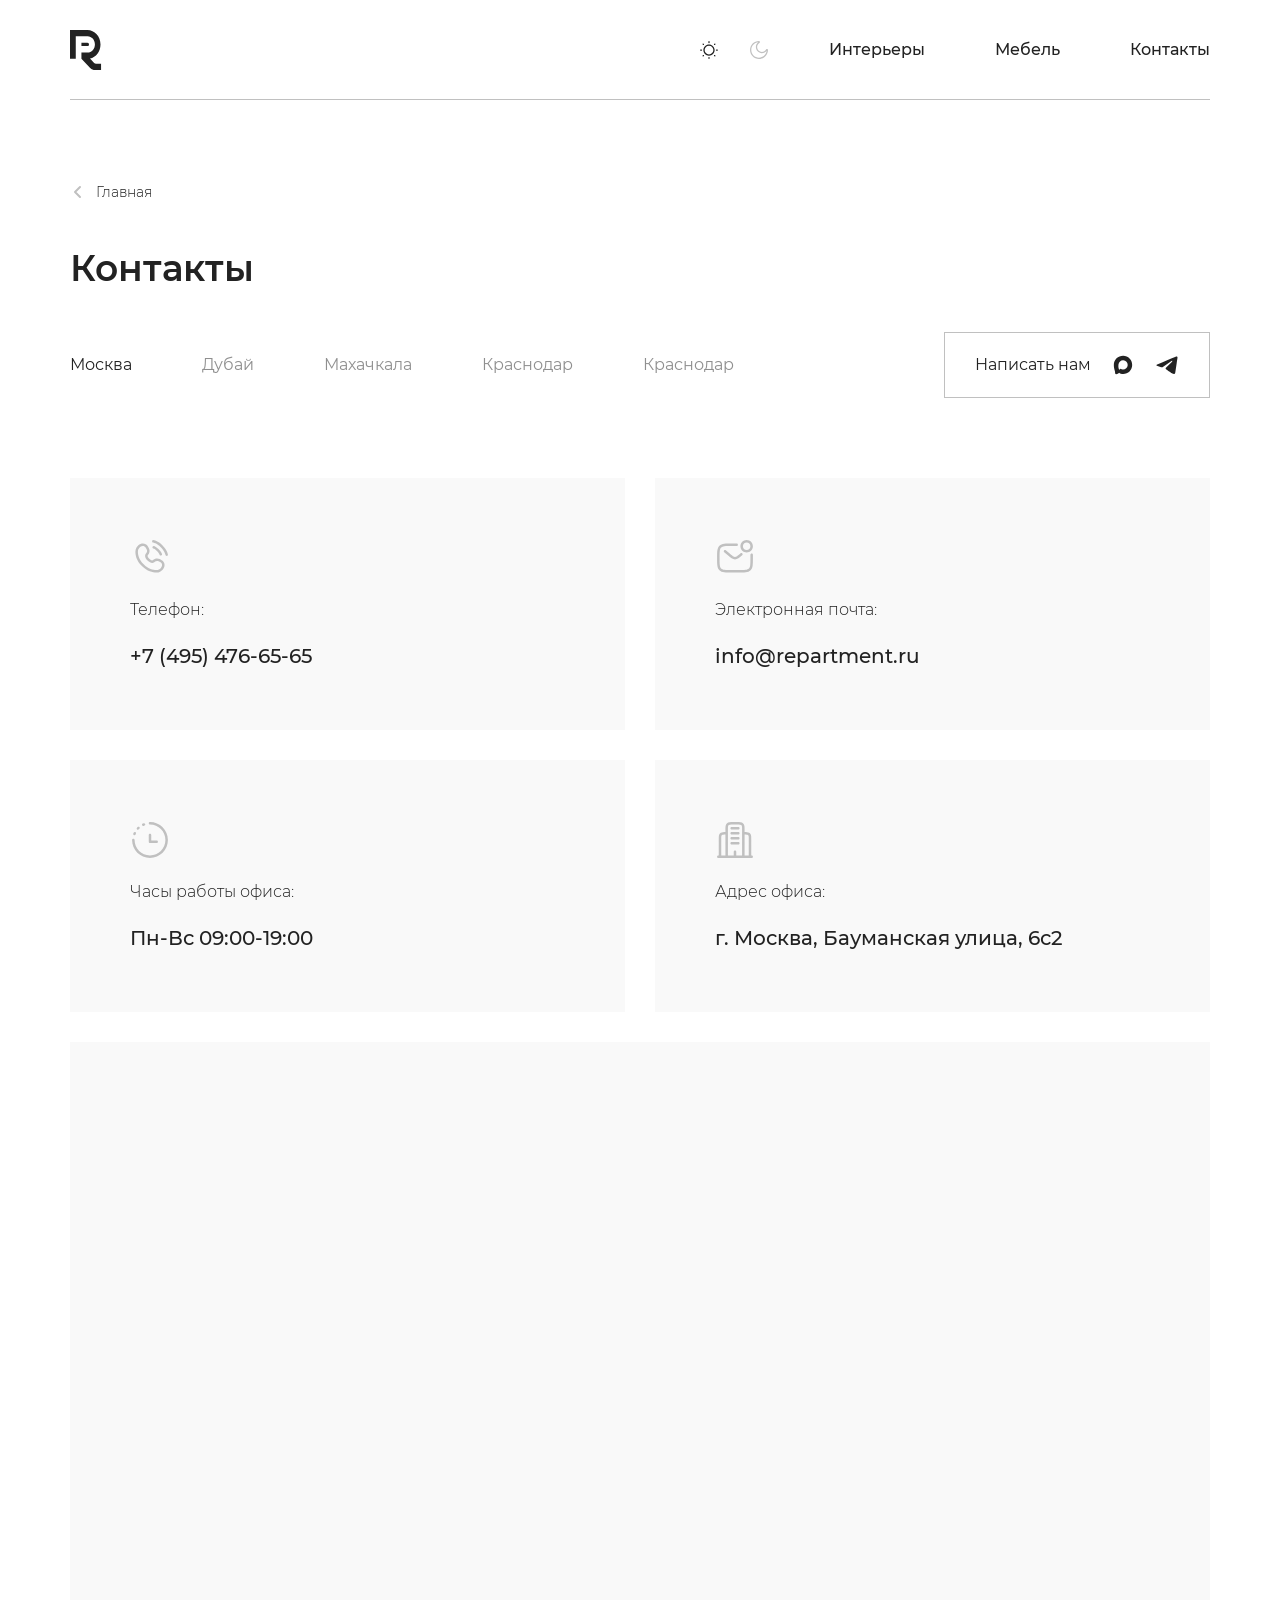
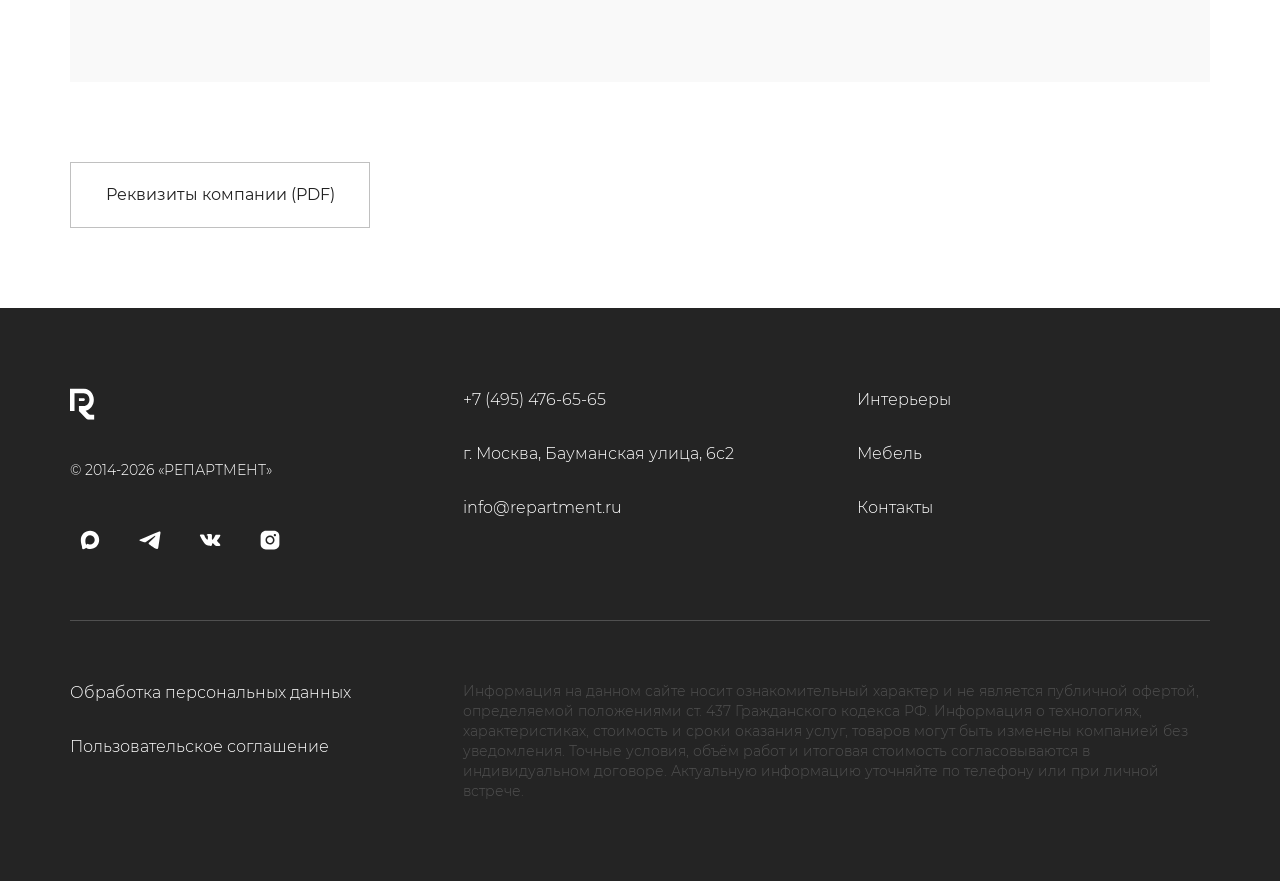
<file: contacts.html>
<!DOCTYPE html>
<html lang="ru">
	<head>
		<meta http-equiv="Content-Type" content="text/html; charset=utf-8">

		<!-- Adapting the page for mobile devices -->
		<meta name="viewport" content="width=device-width, initial-scale=1, maximum-scale=1">

		<!-- Prohibition of phone number recognition -->
		<meta name="format-detection" content="telephone=no">
		<meta name="SKYPE_TOOLBAR" content ="SKYPE_TOOLBAR_PARSER_COMPATIBLE">

		<!-- Page title -->
		<title>Заголовок страницы</title>

		<!-- Meta description -->
		<meta name="description" content="">

		<!-- Meta Keywords -->
		<meta name="keywords" content="">

		<!-- Changing the color of the mobile browser panel -->
		<meta name="msapplication-TileColor" content="#242424">
		<meta name="theme-color" content="#242424">

		<script>
			// Device theme
			const theme = localStorage.getItem('theme')
				?? (window.matchMedia('(prefers-color-scheme: dark)').matches ? 'dark' : 'light')

			document.documentElement.setAttribute('data-theme', theme)
		</script>

		<!-- Connecting style files -->
		<link rel="stylesheet" href="css/reset.css">
		<link rel="stylesheet" href="css/swiper-bundle.min.css">
		<link rel="stylesheet" href="css/swiper.css">
		<link rel="stylesheet" href="css/fancybox.css">
		<link rel="stylesheet" href="css/styles.css">
		<link rel="stylesheet" href="css/fonts.css">

		<link rel="stylesheet" href="css/response_1279.css" media="print, (max-width: 1279px)">
		<link rel="stylesheet" href="css/response_1023.css" media="print, (max-width: 1023px)">
		<link rel="stylesheet" href="css/response_767.css" media="print, (max-width: 767px)">
	</head>

	<body>
		<div class="wrap">
			<div class="main">
				<header>
					<div class="cont">
						<a href="/" class="logo">
							<img src="images/logo.svg" alt="">
							<img src="images/logo_white.svg" alt="">
						</a>

						<div class="theme">
							<button class="btn light_btn active">
								<svg class="icon"><use xlink:href="images/sprite.svg#ic_theme_light"></use></svg>
							</button>

							<button class="btn dark_btn">
								<svg class="icon"><use xlink:href="images/sprite.svg#ic_theme_dark"></use></svg>
							</button>
						</div>

						<button class="mob_menu_btn">
							<svg class="icon"><use xlink:href="images/sprite.svg#ic_menu"></use></svg>
						</button>

						<nav class="menu">
							<div class="item">
								<a href="/">Интерьеры</a>
							</div>

							<div class="item">
								<a href="/">Мебель</a>
							</div>

							<div class="item">
								<a href="/">Контакты</a>
							</div>
						</nav>
					</div>
				</header>


				<section class="page_head">
					<div class="cont">
						<div class="breadcrumbs">
							<a href="/">
								<svg class="icon"><use xlink:href="images/sprite.svg#ic_arr_hor"></use></svg>

								<span>Главная</span>
							</a>
						</div>

						<h1 class="page_title">Контакты</h1>
					</div>
				</section>


				<section class="contacts_info block tabs_container">
					<div class="cont">
						<div class="top">
							<div class="tabs">
								<button data-content="#tab1" data-level="level1" class="btn active">Москва</button>

								<button data-content="#tab2" data-level="level1" class="btn">Дубай</button>

								<button data-content="#tab3" data-level="level1" class="btn">Махачкала</button>

								<button data-content="#tab4" data-level="level1" class="btn">Краснодар</button>

								<button data-content="#tab5" data-level="level1" class="btn">Краснодар</button>
							</div>

							<div class="messengers">
								<div class="label">Написать нам</div>

								<a href="/" target="_blank" rel="noopener nofollow">
									<svg class="icon"><use xlink:href="images/sprite.svg#ic_max"></use></svg>
								</a>

								<a href="/" target="_blank" rel="noopener nofollow">
									<svg class="icon"><use xlink:href="images/sprite.svg#ic_tg"></use></svg>
								</a>
							</div>
						</div>

						<div class="tab_content level1 active" id="tab1">
							<div class="grid_row">
								<div class="item">
									<svg class="icon"><use xlink:href="images/sprite.svg#ic_phone"></use></svg>

									<div class="label">Телефон:</div>

									<div class="val">
										<div><a href="tel:+7 (495) 476-65-65">+7 (495) 476-65-65</a></div>
									</div>
								</div>

								<div class="item">
									<svg class="icon"><use xlink:href="images/sprite.svg#ic_email"></use></svg>

									<div class="label">Электронная почта:</div>

									<div class="val">
										<div><a href="mailto:info@repartment.ru">info@repartment.ru</a></div>
									</div>
								</div>

								<div class="item">
									<svg class="icon"><use xlink:href="images/sprite.svg#ic_time"></use></svg>

									<div class="label">Часы работы офиса:</div>

									<div class="val">
										<div>Пн-Вс 09:00-19:00</div>
									</div>
								</div>

								<div class="item">
									<svg class="icon"><use xlink:href="images/sprite.svg#ic_address"></use></svg>

									<div class="label">Адрес офиса:</div>

									<div class="val">
										<div>г. Москва, Бауманская улица, 6с2</div>
									</div>
								</div>
							</div>

							<div class="map">

							</div>
						</div>

						<div class="tab_content level1" id="tab2">

						</div>

						<div class="tab_content level1" id="tab3">

						</div>

						<div class="tab_content level1" id="tab4">

						</div>

						<div class="tab_content level1" id="tab5">

						</div>

						<div class="download">
							<div><a href="/" download>Реквизиты компании (PDF)</a></div>
						</div>
					</div>
				</section>
			</div>


			<footer>
				<div class="cont">
					<div class="grid_row">
						<div class="info">
							<div class="logo">
								<img src="images/logo_white.svg" alt="">
							</div>

							<div class="copyright">&copy; 2014‐2026 «РЕПАРТМЕНТ»</div>

							<div class="socials">
								<a href="/" target="_blank" rel="noopener nofollow">
									<svg class="icon"><use xlink:href="images/sprite.svg#ic_max"></use></svg>
								</a>

								<a href="/" target="_blank" rel="noopener nofollow">
									<svg class="icon"><use xlink:href="images/sprite.svg#ic_tg"></use></svg>
								</a>

								<a href="/" target="_blank" rel="noopener nofollow">
									<svg class="icon"><use xlink:href="images/sprite.svg#ic_vk"></use></svg>
								</a>

								<a href="/" target="_blank" rel="noopener nofollow">
									<svg class="icon"><use xlink:href="images/sprite.svg#ic_instagram"></use></svg>
								</a>
							</div>
						</div>

						<div class="contacts">
							<div class="phone">
								<a href="tel:+7 (495) 476-65-65">+7 (495) 476-65-65</a>
							</div>

							<div class="address">г. Москва, Бауманская улица, 6с2</div>

							<div class="email">
								<a href="mailto:info@repartment.ru ">info@repartment.ru </a>
							</div>
						</div>

						<div class="links">
							<div><a href="/">Интерьеры</a></div>

							<div><a href="/">Мебель</a></div>

							<div><a href="/">Контакты</a></div>
						</div>
					</div>

					<div class="devider"></div>

					<div class="grid_row">
						<div class="links">
							<div><a href="/">Обработка персональных данных</a></div>

							<div><a href="/">Пользовательское соглашение</a></div>
						</div>

						<div class="text">Информация на данном сайте носит ознакомительный характер и не является публичной офертой, определяемой положениями ст. 437 Гражданского кодекса РФ. Информация о технологиях, характеристиках, стоимость и сроки оказания услуг, товаров могут быть изменены компанией без уведомления. Точные условия, объём работ и итоговая стоимость согласовываются в индивидуальном договоре. Актуальную информацию уточняйте по телефону или при личной встрече.</div>
					</div>
				</div>
			</footer>
		</div>


		<!-- Connecting javascript files -->
		<script src="js/jquery-3.7.1.min.js"></script>
		<script src="js/functions.js"></script>
		<script src="js/swiper-bundle.min.js"></script>
		<script src="js/fancybox.js"></script>
		<script src="js/scripts.js"></script>
	</body>
</html>
</file>
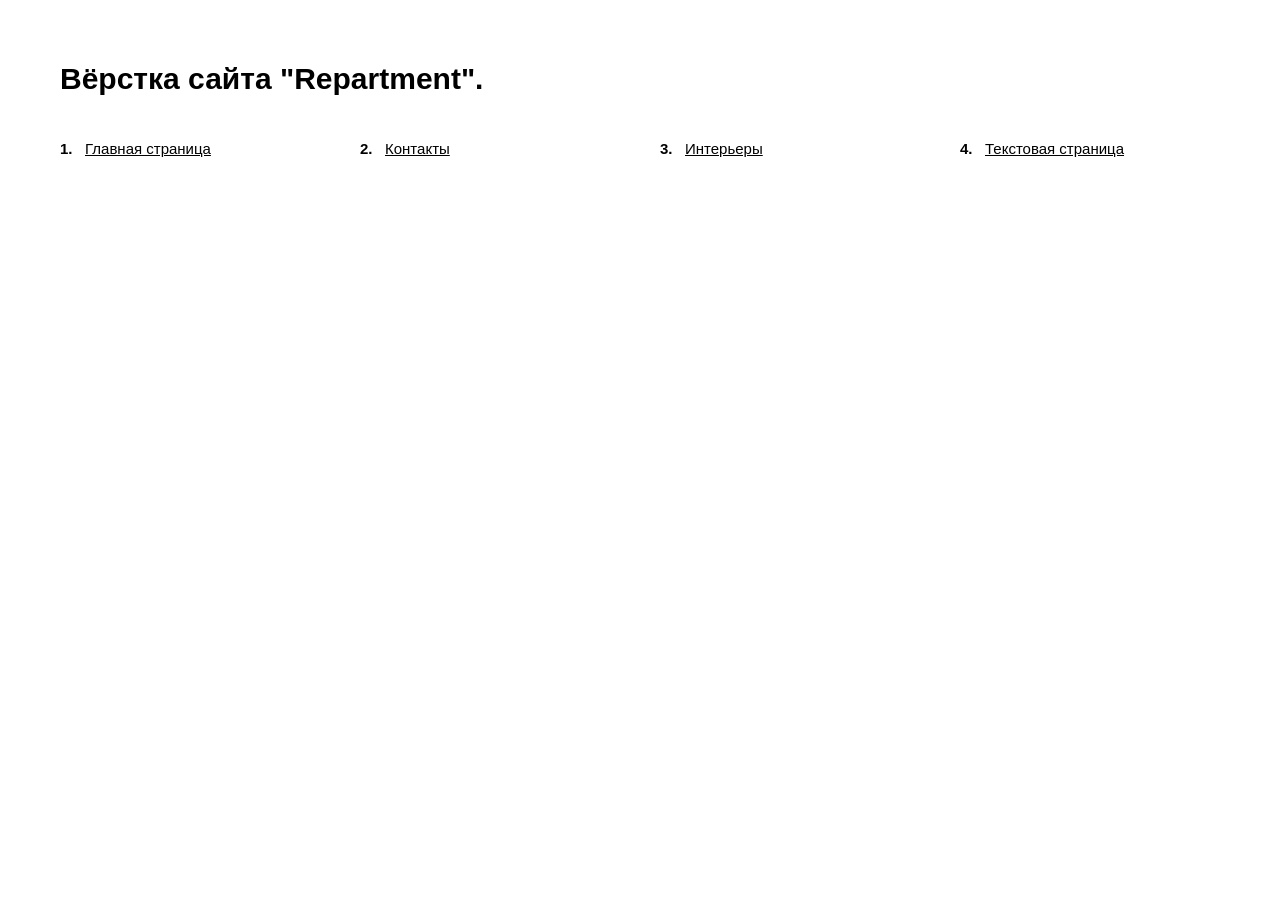
<file: demo_links.html>
<!DOCTYPE html>
<html lang="ru">
	<head>
		<meta http-equiv="Content-Type" content="text/html; charset=utf-8">

		<!-- Адаптирование страницы для мобильных устройств -->
		<meta name="viewport" content="width=device-width, initial-scale=1, maximum-scale=1">

		<!-- Запрет распознования номера телефона -->
		<meta name="format-detection" content="telephone=no">
		<meta name="SKYPE_TOOLBAR" content ="SKYPE_TOOLBAR_PARSER_COMPATIBLE">

		<style>
			*
			{
			    box-sizing: border-box;
			    margin: 0;
			    padding: 0;
			}

			*:before,
			*:after
			{
			    box-sizing: border-box;
			}


			.demo_links
			{
			    padding: 60px;
			}

			.demo_links .title
			{
			    font-family: Arial, 'Helvetica Neue', Helvetica, sans-serif;
			    font-size: 30px;
			    font-weight: 700;
			    line-height: 38px;

			    margin-bottom: 40px;
			}

			.demo_links ol
			{
			    font-family: Arial, 'Helvetica Neue', Helvetica, sans-serif;
			    font-size: 15px;
			    line-height: 21px;

			    counter-reset: li;

			    column-gap: 40px;
			    column-count: 4;
			}

			.demo_links ol li
			{
			    position: relative;

			    display: block;
			    overflow: hidden;

			    padding-left: 25px;

			    list-style-type: none;

			    transform: translateZ(0);

			    --webkit-column-break-inside: avoid;
			    page-break-inside: avoid;
			    break-inside: avoid;
			}

			.demo_links ol li + li
			{
			    margin-top: 20px;
			}

			.demo_links ol li:before
			{
			    color: var(--text_color);
			    font-weight: 700;

			    position: absolute;
			    top: 0;
			    left: 0;

			    content: counters(li, '.') '.';
			    counter-increment: li;
			}


			.demo_links li a
			{
			    color: #000;
			}

			.demo_links li a:hover
			{
			    text-decoration: none;
			}


			@media (max-width: 1279px)
			{
			    .demo_links ol
			    {
			        column-count: 3;
			    }
			}


			@media (max-width: 1023px)
			{
			    .demo_links
			    {
			        padding: 40px;
			    }

			    .demo_links .title
			    {
			        font-size: 28px;
			        line-height: 34px;

			        margin-bottom: 25px;
			    }

			    .demo_links ol
			    {
			        column-count: 2;
			    }
			}


			@media (max-width: 767px)
			{
			    .demo_links
			    {
			        padding: 30px;
			    }

			    .demo_links .title
			    {
			        font-size: 26px;
			        line-height: 32px;
			    }

			    .demo_links ol
			    {
			        column-gap: 40px;
			    }
			}


			@media (max-width: 479px)
			{
			    .demo_links
			    {
			        padding: 20px;
			    }

			    .demo_links .title
			    {
			        font-size: 22px;
			        line-height: 28px;

			        margin-bottom: 25px;
			    }

			    .demo_links ol
			    {
			        column-count: 1;
			    }

			    .demo_links ol li + li
			    {
			        margin-top: 15px;
			    }
			}

		</style>
	</head>

	<body>
		<div class="demo_links">
			<div class="title">Вёрстка сайта "Repartment".</div>

			<ol>
				<li><a href="./index.html" target="_blank">Главная страница</a></li>
				<li><a href="./contacts.html" target="_blank">Контакты</a></li>
				<li><a href="./interiors.html" target="_blank">Интерьеры</a></li>
				<li><a href="./text_page.html" target="_blank">Текстовая страница</a></li>
			</ol>
		</div>
	</body>
</html>
</file>
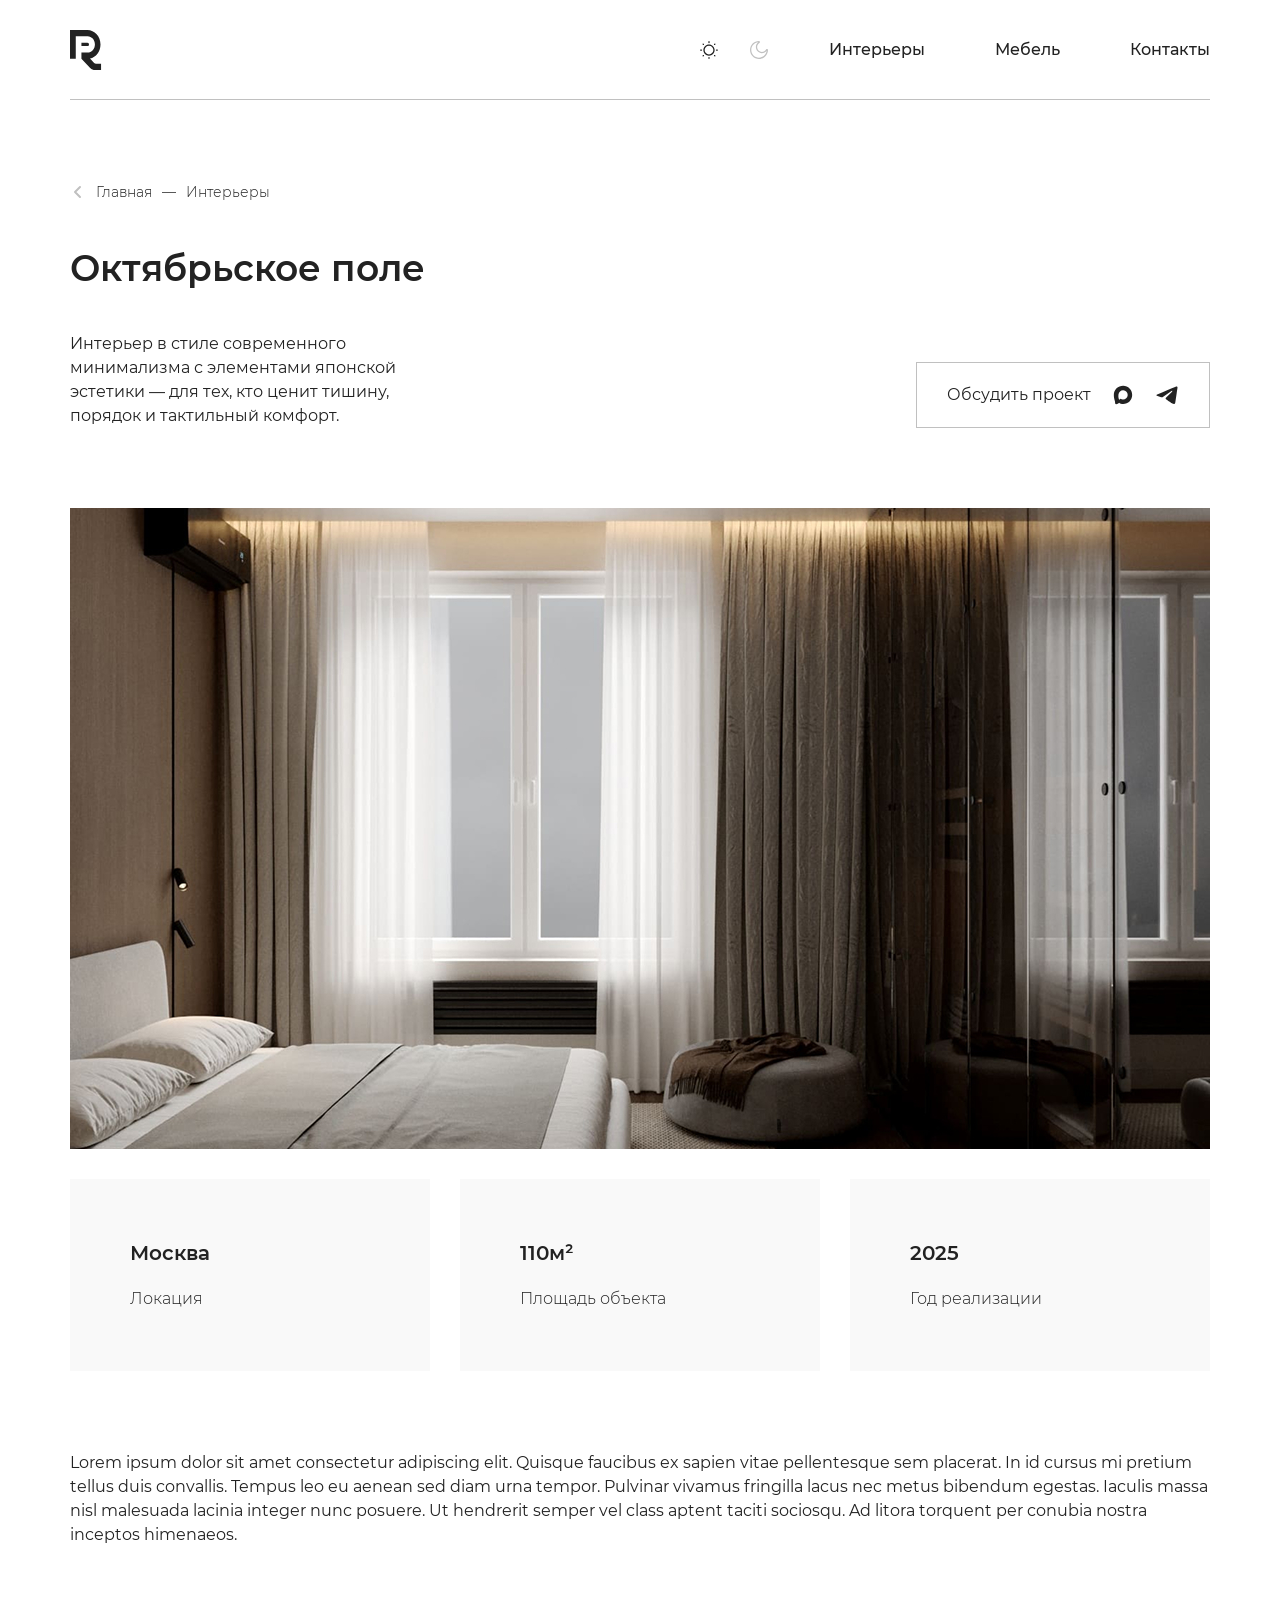
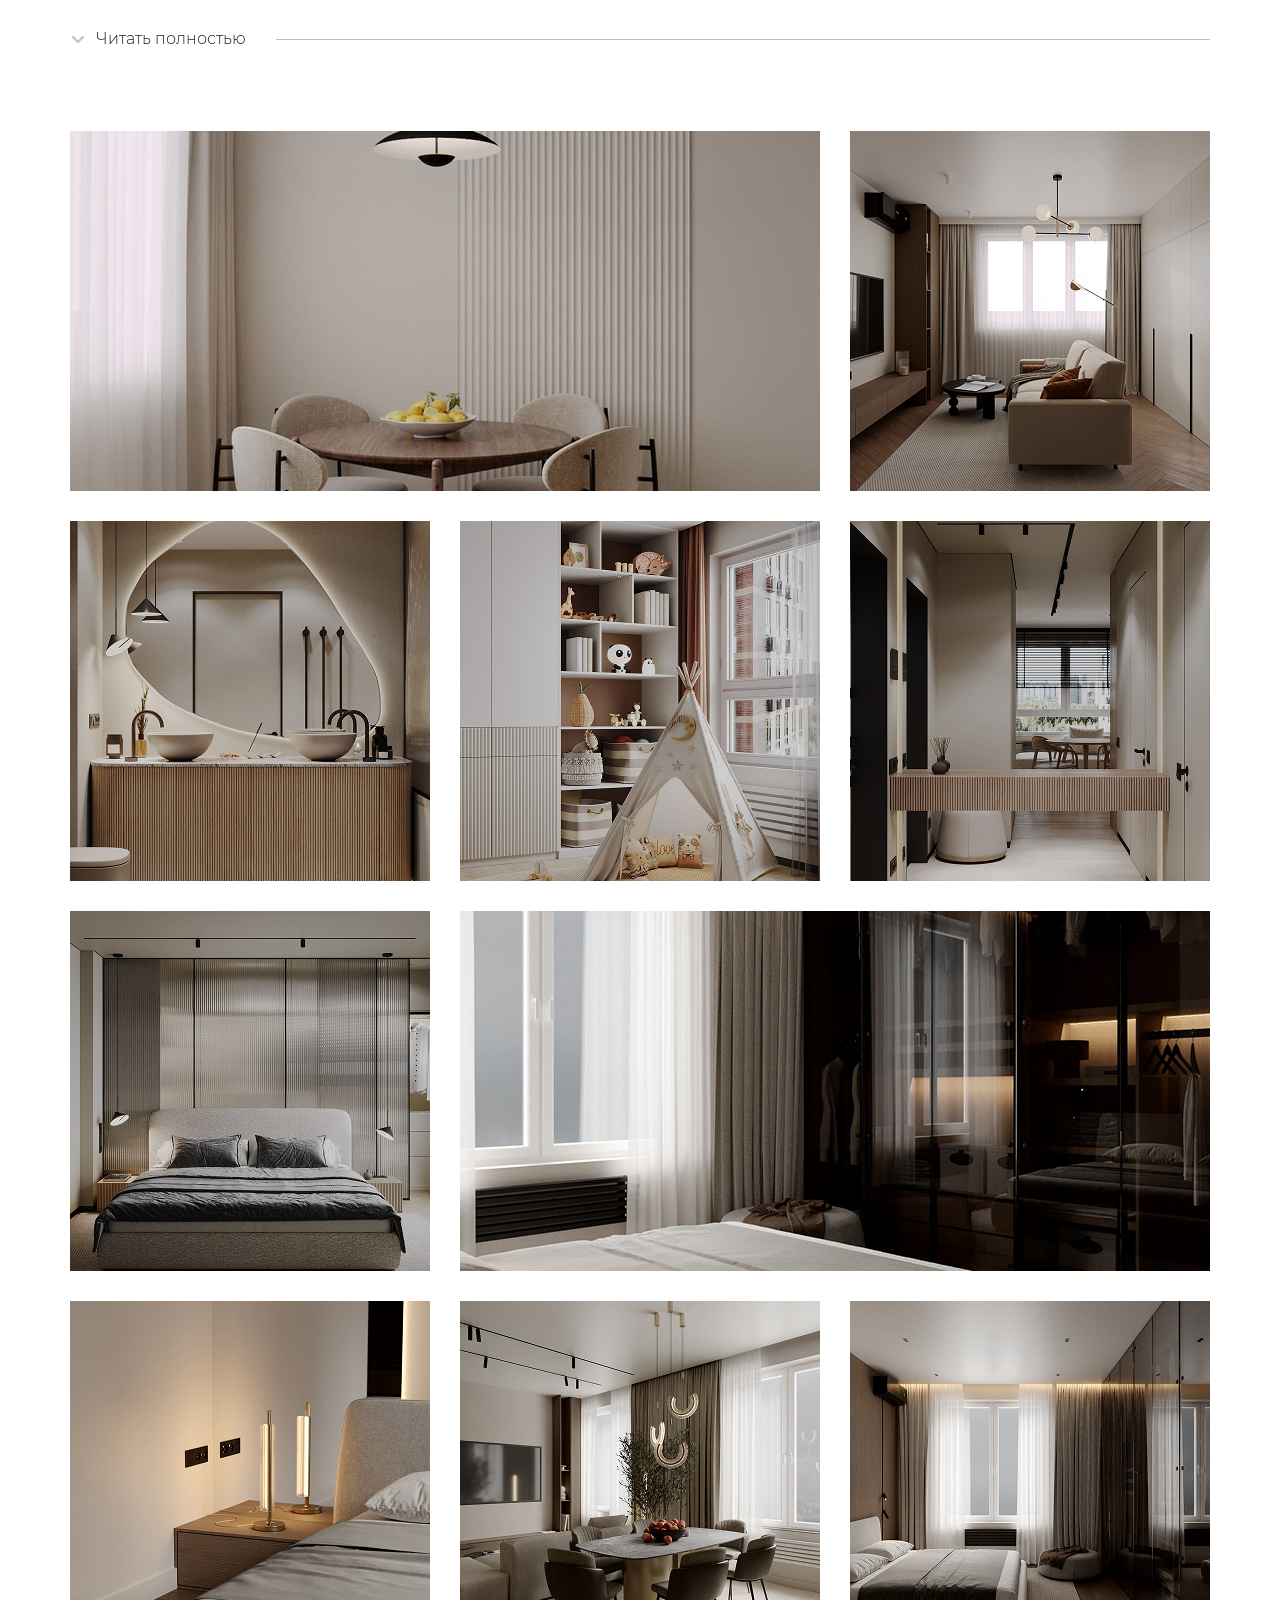
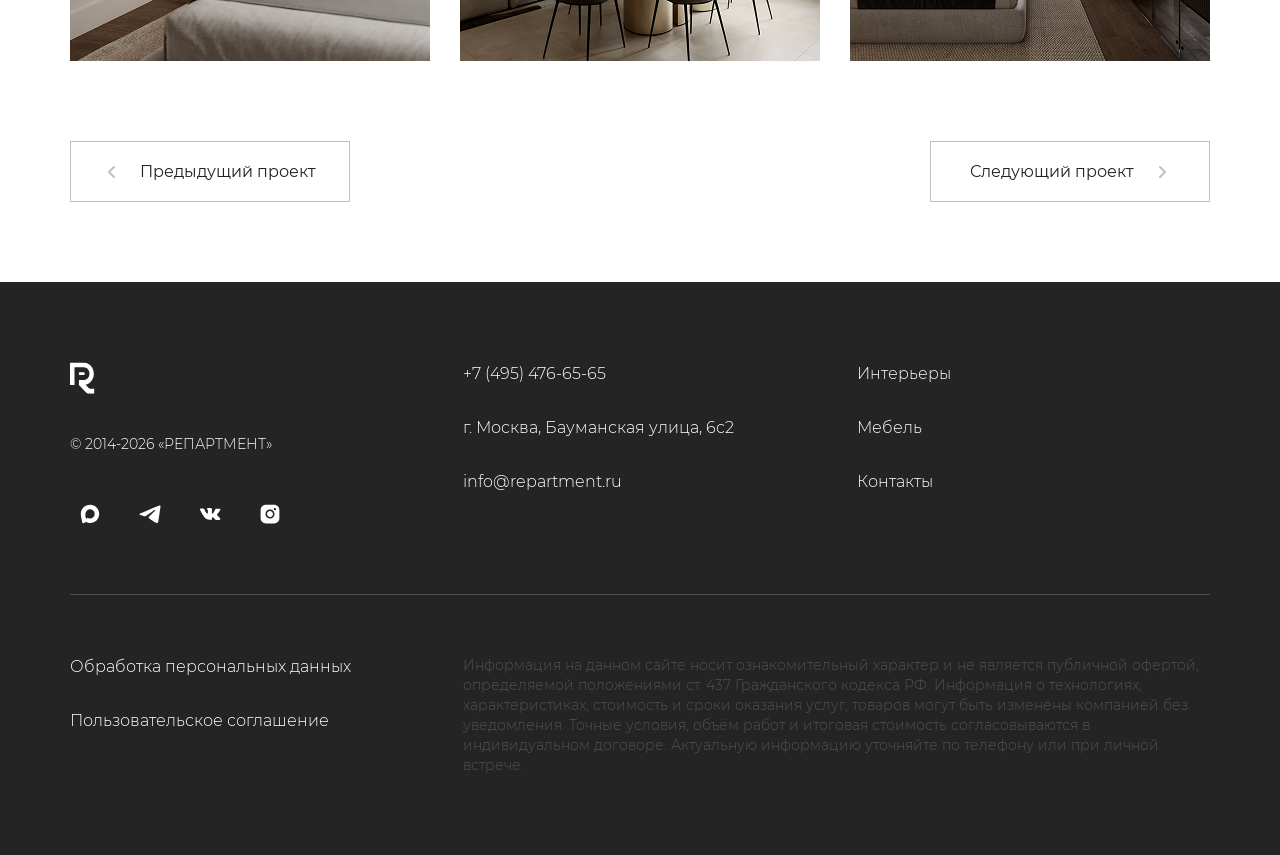
<file: interiors.html>
<!DOCTYPE html>
<html lang="ru">
	<head>
		<meta http-equiv="Content-Type" content="text/html; charset=utf-8">

		<!-- Adapting the page for mobile devices -->
		<meta name="viewport" content="width=device-width, initial-scale=1, maximum-scale=1">

		<!-- Prohibition of phone number recognition -->
		<meta name="format-detection" content="telephone=no">
		<meta name="SKYPE_TOOLBAR" content ="SKYPE_TOOLBAR_PARSER_COMPATIBLE">

		<!-- Page title -->
		<title>Заголовок страницы</title>

		<!-- Meta description -->
		<meta name="description" content="">

		<!-- Meta Keywords -->
		<meta name="keywords" content="">

		<!-- Changing the color of the mobile browser panel -->
		<meta name="msapplication-TileColor" content="#242424">
		<meta name="theme-color" content="#242424">

		<script>
			// Device theme
			const theme = localStorage.getItem('theme')
				?? (window.matchMedia('(prefers-color-scheme: dark)').matches ? 'dark' : 'light')

			document.documentElement.setAttribute('data-theme', theme)
		</script>

		<!-- Connecting style files -->
		<link rel="stylesheet" href="css/reset.css">
		<link rel="stylesheet" href="css/swiper-bundle.min.css">
		<link rel="stylesheet" href="css/swiper.css">
		<link rel="stylesheet" href="css/fancybox.css">
		<link rel="stylesheet" href="css/styles.css">
		<link rel="stylesheet" href="css/fonts.css">

		<link rel="stylesheet" href="css/response_1279.css" media="print, (max-width: 1279px)">
		<link rel="stylesheet" href="css/response_1023.css" media="print, (max-width: 1023px)">
		<link rel="stylesheet" href="css/response_767.css" media="print, (max-width: 767px)">
	</head>

	<body>
		<div class="wrap">
			<div class="main">
				<header>
					<div class="cont">
						<a href="/" class="logo">
							<img src="images/logo.svg" alt="">
							<img src="images/logo_white.svg" alt="">
						</a>

						<div class="theme">
							<button class="btn light_btn active">
								<svg class="icon"><use xlink:href="images/sprite.svg#ic_theme_light"></use></svg>
							</button>

							<button class="btn dark_btn">
								<svg class="icon"><use xlink:href="images/sprite.svg#ic_theme_dark"></use></svg>
							</button>
						</div>

						<button class="mob_menu_btn">
							<svg class="icon"><use xlink:href="images/sprite.svg#ic_menu"></use></svg>
						</button>

						<nav class="menu">
							<div class="item">
								<a href="/">Интерьеры</a>
							</div>

							<div class="item">
								<a href="/">Мебель</a>
							</div>

							<div class="item">
								<a href="/">Контакты</a>
							</div>
						</nav>
					</div>
				</header>


				<section class="page_head">
					<div class="cont">
						<div class="breadcrumbs">
							<a href="/">
								<svg class="icon"><use xlink:href="images/sprite.svg#ic_arr_hor"></use></svg>

								<span>Главная</span>
							</a>

							<span class="sep">—</span>

							<span class="current">Интерьеры</span>
						</div>

						<h1 class="page_title">Октябрьское поле</h1>
					</div>
				</section>


				<section class="interiors block">
					<div class="cont">
						<div class="top">
							<div class="desc">Интерьер в стиле современного минимализма с элементами японской эстетики — для тех, кто ценит тишину, порядок и тактильный комфорт.</div>

							<div class="messengers">
								<div class="label">Обсудить проект</div>

								<a href="/" target="_blank" rel="noopener nofollow">
									<svg class="icon"><use xlink:href="images/sprite.svg#ic_max"></use></svg>
								</a>

								<a href="/" target="_blank" rel="noopener nofollow">
									<svg class="icon"><use xlink:href="images/sprite.svg#ic_tg"></use></svg>
								</a>
							</div>
						</div>

						<div class="data">
							<picture class="image">
								<source srcset="images/tmp/interiors_image.jpg 1x, images/tmp/interiors_image@2x.jpg 2x">

								<img src="images/tmp/interiors_image.jpg" alt="" loading="lazy">
							</picture>

							<div class="features">
								<div class="grid_row">
									<div class="item">
										<div class="val">Москва</div>

										<div class="label">Локация</div>
									</div>

									<div class="item">
										<div class="val">110м²</div>

										<div class="label">Площадь объекта</div>
									</div>

									<div class="item">
										<div class="val">2025</div>

										<div class="label">Год реализации</div>
									</div>
								</div>
							</div>

							<div class="description">
								<div class="text_block">
									<p>Lorem ipsum dolor sit amet consectetur adipiscing elit. Quisque  faucibus ex sapien vitae pellentesque sem placerat. In id cursus mi  pretium tellus duis convallis. Tempus leo eu aenean sed diam urna  tempor. Pulvinar vivamus fringilla lacus nec metus bibendum egestas.  Iaculis massa nisl malesuada lacinia integer nunc posuere. Ut hendrerit  semper vel class aptent taciti sociosqu. Ad litora torquent per conubia  nostra inceptos himenaeos.</p>

									<p>Lorem ipsum dolor sit amet consectetur adipiscing elit. Quisque  faucibus ex sapien vitae pellentesque sem placerat. In id cursus mi  pretium tellus duis convallis. Tempus leo eu aenean sed diam urna  tempor. Pulvinar vivamus fringilla lacus nec metus bibendum egestas.  Iaculis massa nisl malesuada lacinia integer nunc posuere. Ut hendrerit  semper vel class aptent taciti sociosqu. Ad litora torquent per conubia  nostra inceptos himenaeos.</p>

									<p>Lorem ipsum dolor sit amet consectetur adipiscing elit. Quisque  faucibus ex sapien vitae pellentesque sem placerat. In id cursus mi  pretium tellus duis convallis. Tempus leo eu aenean sed diam urna  tempor. Pulvinar vivamus fringilla lacus nec metus bibendum egestas.  Iaculis massa nisl malesuada lacinia integer nunc posuere. Ut hendrerit  semper vel class aptent taciti sociosqu. Ad litora torquent per conubia  nostra inceptos himenaeos.</p>
								</div>

								<button class="spoler_btn">
									<svg class="icon"><use xlink:href="images/sprite.svg#ic_arr_hor"></use></svg>

									<span>Читать полностью</span>
									<span>Свернуть</span>

									<span class="line"></span>
								</button>
							</div>

							<div class="gallery">
								<div class="grid_row">
									<a href="images/tmp/interiors_gallery_thumb1@2x.jpg" class="item fancy_img l_w">
										<picture class="thumb">
											<source srcset="images/tmp/interiors_gallery_thumb1.jpg 1x, images/tmp/interiors_gallery_thumb1@2x.jpg 2x">

											<img src="images/tmp/interiors_gallery_thumb1.jpg" alt="" loading="lazy" class="cover">
										</picture>
									</a>

									<a href="images/tmp/interiors_gallery_thumb2@2x.jpg" class="item fancy_img">
										<picture class="thumb">
											<source srcset="images/tmp/interiors_gallery_thumb2.jpg 1x, images/tmp/interiors_gallery_thumb2@2x.jpg 2x">

											<img src="images/tmp/interiors_gallery_thumb2.jpg" alt="" loading="lazy" class="cover">
										</picture>
									</a>

									<a href="images/tmp/interiors_gallery_thumb3@2x.jpg" class="item fancy_img">
										<picture class="thumb">
											<source srcset="images/tmp/interiors_gallery_thumb3.jpg 1x, images/tmp/interiors_gallery_thumb3@2x.jpg 2x">

											<img src="images/tmp/interiors_gallery_thumb3.jpg" alt="" loading="lazy" class="cover">
										</picture>
									</a>

									<a href="images/tmp/interiors_gallery_thumb4@2x.jpg" class="item fancy_img">
										<picture class="thumb">
											<source srcset="images/tmp/interiors_gallery_thumb4.jpg 1x, images/tmp/interiors_gallery_thumb4@2x.jpg 2x">

											<img src="images/tmp/interiors_gallery_thumb4.jpg" alt="" loading="lazy" class="cover">
										</picture>
									</a>

									<a href="images/tmp/interiors_gallery_thumb5@2x.jpg" class="item fancy_img">
										<picture class="thumb">
											<source srcset="images/tmp/interiors_gallery_thumb5.jpg 1x, images/tmp/interiors_gallery_thumb5@2x.jpg 2x">

											<img src="images/tmp/interiors_gallery_thumb5.jpg" alt="" loading="lazy" class="cover">
										</picture>
									</a>

									<a href="images/tmp/interiors_gallery_thumb6@2x.jpg" class="item fancy_img">
										<picture class="thumb">
											<source srcset="images/tmp/interiors_gallery_thumb6.jpg 1x, images/tmp/interiors_gallery_thumb6@2x.jpg 2x">

											<img src="images/tmp/interiors_gallery_thumb6.jpg" alt="" loading="lazy" class="cover">
										</picture>
									</a>

									<a href="images/tmp/interiors_gallery_thumb7@2x.jpg" class="item fancy_img l_w">
										<picture class="thumb">
											<source srcset="images/tmp/interiors_gallery_thumb7.jpg 1x, images/tmp/interiors_gallery_thumb7@2x.jpg 2x">

											<img src="images/tmp/interiors_gallery_thumb7.jpg" alt="" loading="lazy" class="cover">
										</picture>
									</a>

									<a href="images/tmp/interiors_gallery_thumb8@2x.jpg" class="item fancy_img">
										<picture class="thumb">
											<source srcset="images/tmp/interiors_gallery_thumb8.jpg 1x, images/tmp/interiors_gallery_thumb8@2x.jpg 2x">

											<img src="images/tmp/interiors_gallery_thumb8.jpg" alt="" loading="lazy" class="cover">
										</picture>
									</a>

									<a href="images/tmp/interiors_gallery_thumb9@2x.jpg" class="item fancy_img">
										<picture class="thumb">
											<source srcset="images/tmp/interiors_gallery_thumb9.jpg 1x, images/tmp/interiors_gallery_thumb9@2x.jpg 2x">

											<img src="images/tmp/interiors_gallery_thumb9.jpg" alt="" loading="lazy" class="cover">
										</picture>
									</a>

									<a href="images/tmp/interiors_gallery_thumb10@2x.jpg" class="item fancy_img">
										<picture class="thumb">
											<source srcset="images/tmp/interiors_gallery_thumb10.jpg 1x, images/tmp/interiors_gallery_thumb10@2x.jpg 2x">

											<img src="images/tmp/interiors_gallery_thumb10.jpg" alt="" loading="lazy" class="cover">
										</picture>
									</a>
								</div>
							</div>

							<div class="prev_next">
								<a href="/" class="prev">
									<svg class="icon"><use xlink:href="images/sprite.svg#ic_arr_hor"></use></svg>

									<span>Предыдущий проект</span>
									<span>Пред.</span>
								</a>

								<a href="/" class="next">
									<span>Следующий проект</span>
									<span>След.</span>

									<svg class="icon"><use xlink:href="images/sprite.svg#ic_arr_hor"></use></svg>
								</a>
							</div>
						</div>
					</div>
				</section>
			</div>


			<footer>
				<div class="cont">
					<div class="grid_row">
						<div class="info">
							<div class="logo">
								<img src="images/logo_white.svg" alt="">
							</div>

							<div class="copyright">&copy; 2014‐2026 «РЕПАРТМЕНТ»</div>

							<div class="socials">
								<a href="/" target="_blank" rel="noopener nofollow">
									<svg class="icon"><use xlink:href="images/sprite.svg#ic_max"></use></svg>
								</a>

								<a href="/" target="_blank" rel="noopener nofollow">
									<svg class="icon"><use xlink:href="images/sprite.svg#ic_tg"></use></svg>
								</a>

								<a href="/" target="_blank" rel="noopener nofollow">
									<svg class="icon"><use xlink:href="images/sprite.svg#ic_vk"></use></svg>
								</a>

								<a href="/" target="_blank" rel="noopener nofollow">
									<svg class="icon"><use xlink:href="images/sprite.svg#ic_instagram"></use></svg>
								</a>
							</div>
						</div>

						<div class="contacts">
							<div class="phone">
								<a href="tel:+7 (495) 476-65-65">+7 (495) 476-65-65</a>
							</div>

							<div class="address">г. Москва, Бауманская улица, 6с2</div>

							<div class="email">
								<a href="mailto:info@repartment.ru ">info@repartment.ru </a>
							</div>
						</div>

						<div class="links">
							<div><a href="/">Интерьеры</a></div>

							<div><a href="/">Мебель</a></div>

							<div><a href="/">Контакты</a></div>
						</div>
					</div>

					<div class="devider"></div>

					<div class="grid_row">
						<div class="links">
							<div><a href="/">Обработка персональных данных</a></div>

							<div><a href="/">Пользовательское соглашение</a></div>
						</div>

						<div class="text">Информация на данном сайте носит ознакомительный характер и не является публичной офертой, определяемой положениями ст. 437 Гражданского кодекса РФ. Информация о технологиях, характеристиках, стоимость и сроки оказания услуг, товаров могут быть изменены компанией без уведомления. Точные условия, объём работ и итоговая стоимость согласовываются в индивидуальном договоре. Актуальную информацию уточняйте по телефону или при личной встрече.</div>
					</div>
				</div>
			</footer>
		</div>


		<!-- Connecting javascript files -->
		<script src="js/jquery-3.7.1.min.js"></script>
		<script src="js/functions.js"></script>
		<script src="js/swiper-bundle.min.js"></script>
		<script src="js/fancybox.js"></script>
		<script src="js/scripts.js"></script>
	</body>
</html>
</file>
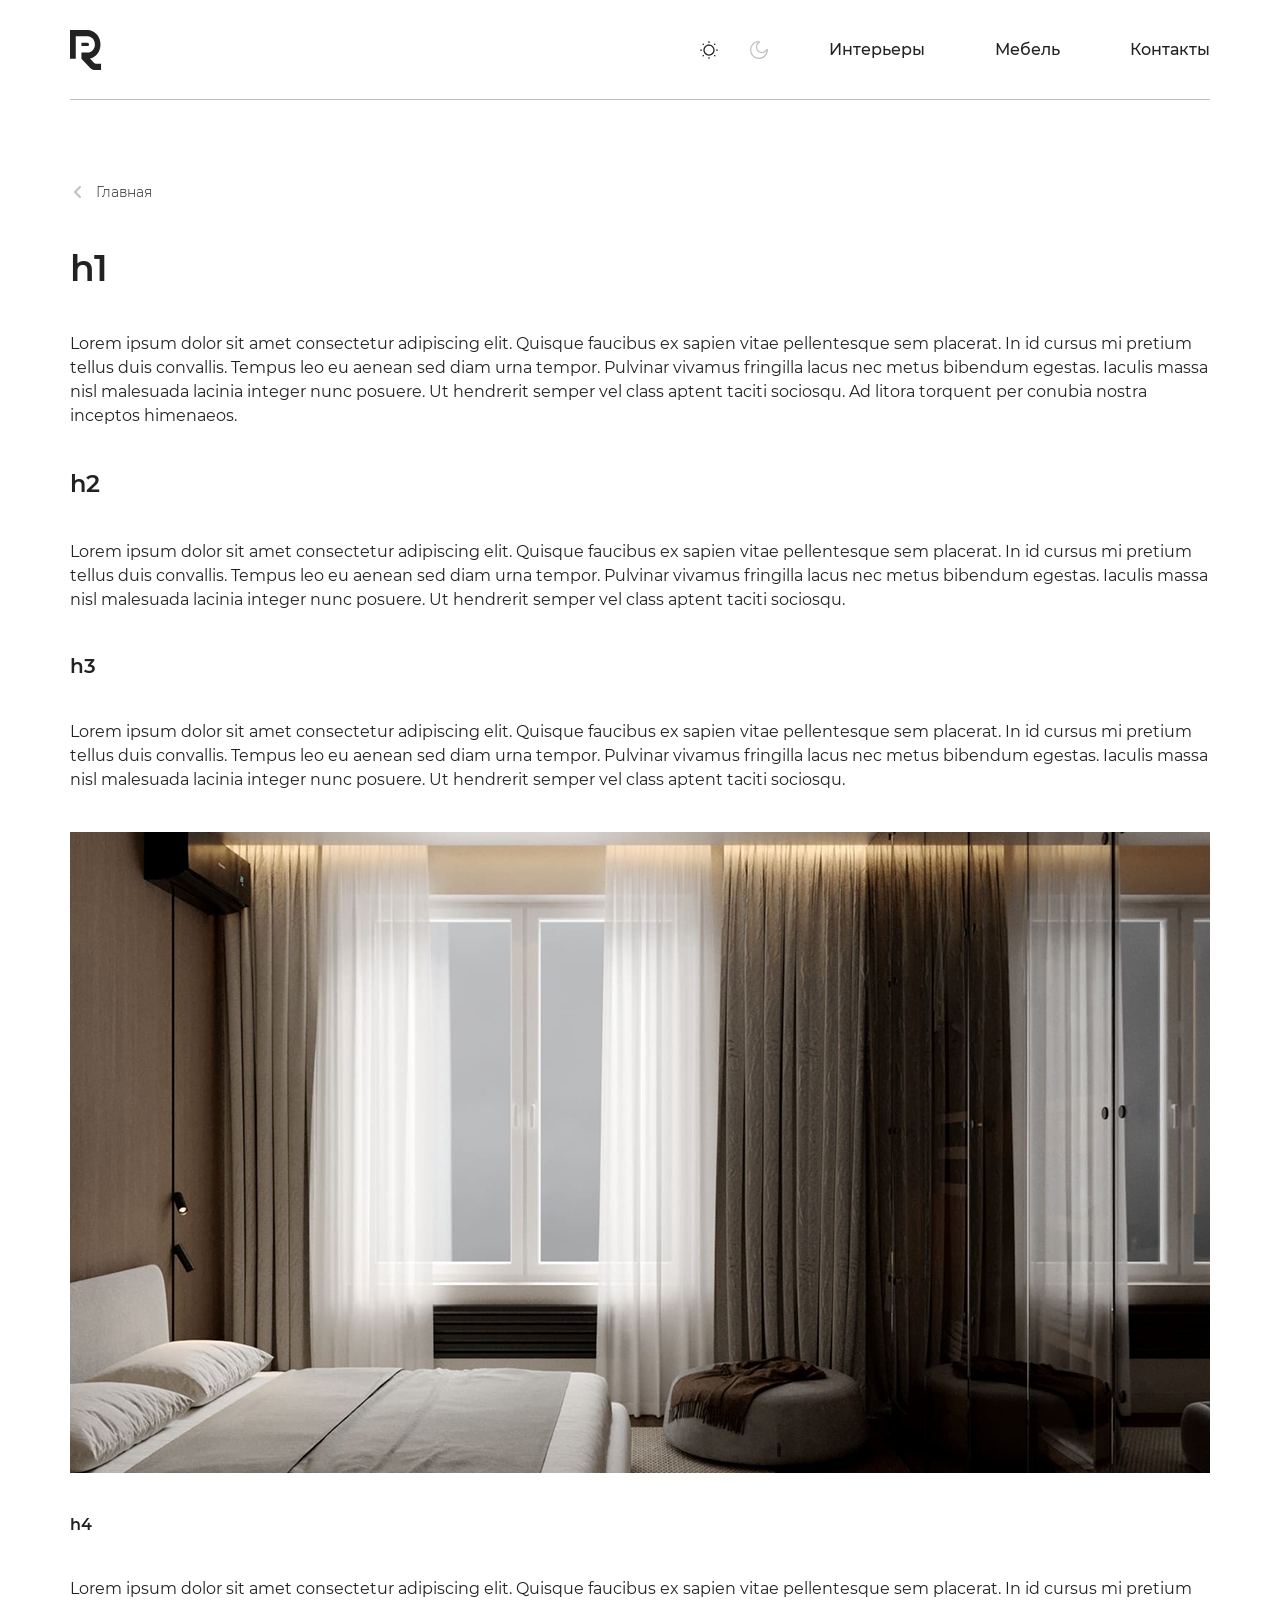
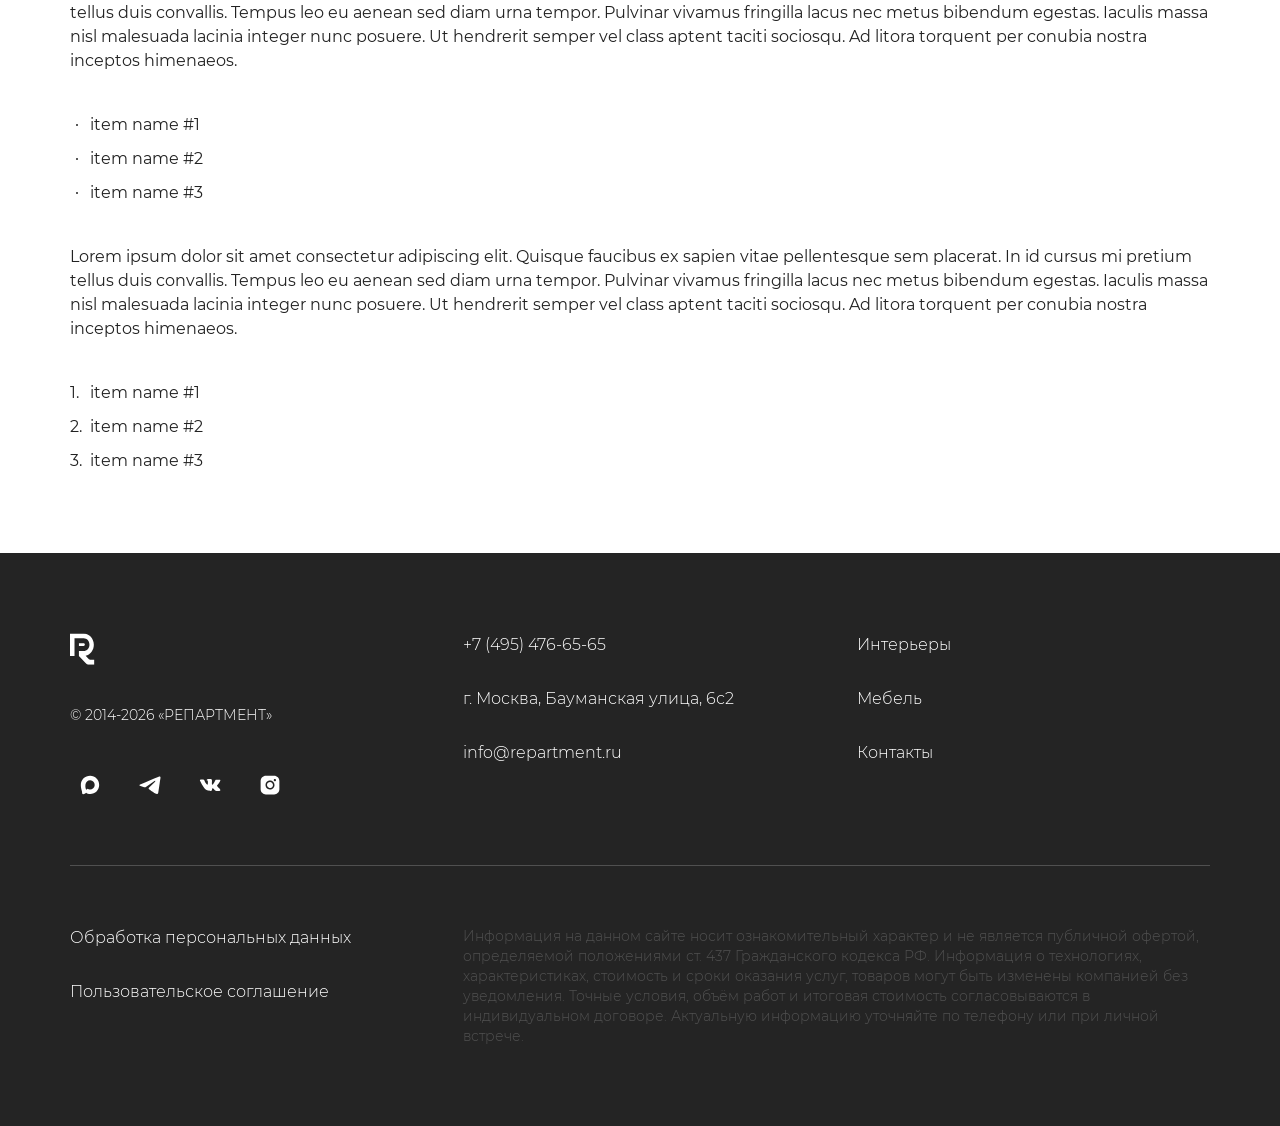
<file: text_page.html>
<!DOCTYPE html>
<html lang="ru">
	<head>
		<meta http-equiv="Content-Type" content="text/html; charset=utf-8">

		<!-- Adapting the page for mobile devices -->
		<meta name="viewport" content="width=device-width, initial-scale=1, maximum-scale=1">

		<!-- Prohibition of phone number recognition -->
		<meta name="format-detection" content="telephone=no">
		<meta name="SKYPE_TOOLBAR" content ="SKYPE_TOOLBAR_PARSER_COMPATIBLE">

		<!-- Page title -->
		<title>Заголовок страницы</title>

		<!-- Meta description -->
		<meta name="description" content="">

		<!-- Meta Keywords -->
		<meta name="keywords" content="">

		<!-- Changing the color of the mobile browser panel -->
		<meta name="msapplication-TileColor" content="#242424">
		<meta name="theme-color" content="#242424">

		<script>
			// Device theme
			const theme = localStorage.getItem('theme')
				?? (window.matchMedia('(prefers-color-scheme: dark)').matches ? 'dark' : 'light')

			document.documentElement.setAttribute('data-theme', theme)
		</script>

		<!-- Connecting style files -->
		<link rel="stylesheet" href="css/reset.css">
		<link rel="stylesheet" href="css/swiper-bundle.min.css">
		<link rel="stylesheet" href="css/swiper.css">
		<link rel="stylesheet" href="css/fancybox.css">
		<link rel="stylesheet" href="css/styles.css">
		<link rel="stylesheet" href="css/fonts.css">

		<link rel="stylesheet" href="css/response_1279.css" media="print, (max-width: 1279px)">
		<link rel="stylesheet" href="css/response_1023.css" media="print, (max-width: 1023px)">
		<link rel="stylesheet" href="css/response_767.css" media="print, (max-width: 767px)">
	</head>

	<body>
		<div class="wrap">
			<div class="main">
				<header>
					<div class="cont">
						<a href="/" class="logo">
							<img src="images/logo.svg" alt="">
							<img src="images/logo_white.svg" alt="">
						</a>

						<div class="theme">
							<button class="btn light_btn active">
								<svg class="icon"><use xlink:href="images/sprite.svg#ic_theme_light"></use></svg>
							</button>

							<button class="btn dark_btn">
								<svg class="icon"><use xlink:href="images/sprite.svg#ic_theme_dark"></use></svg>
							</button>
						</div>

						<button class="mob_menu_btn">
							<svg class="icon"><use xlink:href="images/sprite.svg#ic_menu"></use></svg>
						</button>

						<nav class="menu">
							<div class="item">
								<a href="/">Интерьеры</a>
							</div>

							<div class="item">
								<a href="/">Мебель</a>
							</div>

							<div class="item">
								<a href="/">Контакты</a>
							</div>
						</nav>
					</div>
				</header>


				<section class="page_head">
					<div class="cont">
						<div class="breadcrumbs">
							<a href="/">
								<svg class="icon"><use xlink:href="images/sprite.svg#ic_arr_hor"></use></svg>

								<span>Главная</span>
							</a>
						</div>
					</div>
				</section>


				<section class="block">
					<div class="cont">
						<div class="text_block">
							<h1>h1</h1>

							<p>Lorem ipsum dolor sit amet consectetur adipiscing elit. Quisque  faucibus ex sapien vitae pellentesque sem placerat. In id cursus mi  pretium tellus duis convallis. Tempus leo eu aenean sed diam urna  tempor. Pulvinar vivamus fringilla lacus nec metus bibendum egestas.  Iaculis massa nisl malesuada lacinia integer nunc posuere. Ut hendrerit  semper vel class aptent taciti sociosqu. Ad litora torquent per conubia  nostra inceptos himenaeos.</p>

							<h2>h2</h2>

							<p>Lorem ipsum dolor sit amet consectetur  adipiscing elit. Quisque faucibus ex sapien vitae pellentesque sem  placerat. In id cursus mi pretium tellus duis convallis. Tempus leo eu  aenean sed diam urna tempor. Pulvinar vivamus fringilla lacus nec metus  bibendum egestas. Iaculis massa nisl malesuada lacinia integer nunc  posuere. Ut hendrerit semper vel class aptent taciti sociosqu.</p>

							<h3>h3</h3>

							<p>Lorem ipsum dolor sit amet consectetur  adipiscing elit. Quisque faucibus ex sapien vitae pellentesque sem  placerat. In id cursus mi pretium tellus duis convallis. Tempus leo eu  aenean sed diam urna tempor. Pulvinar vivamus fringilla lacus nec metus  bibendum egestas. Iaculis massa nisl malesuada lacinia integer nunc  posuere. Ut hendrerit semper vel class aptent taciti sociosqu.</p>

							<picture>
								<source srcset="images/tmp/text_image.jpg 1x, images/tmp/text_image@2x.jpg 2x">

								<img src="images/tmp/text_image.jpg" alt="" loading="lazy">
							</picture>

							<h4>h4</h4>

							<p>Lorem ipsum dolor sit amet consectetur adipiscing elit. Quisque  faucibus ex sapien vitae pellentesque sem placerat. In id cursus mi  pretium tellus duis convallis. Tempus leo eu aenean sed diam urna  tempor. Pulvinar vivamus fringilla lacus nec metus bibendum egestas.  Iaculis massa nisl malesuada lacinia integer nunc posuere. Ut hendrerit  semper vel class aptent taciti sociosqu. Ad litora torquent per conubia  nostra inceptos himenaeos.</p>

							<ul>
								<li>item name #1</li>
								<li>item name #2</li>
								<li>item name #3</li>
							</ul>

							<p>Lorem ipsum dolor sit amet consectetur adipiscing elit. Quisque  faucibus ex sapien vitae pellentesque sem placerat. In id cursus mi  pretium tellus duis convallis. Tempus leo eu aenean sed diam urna  tempor. Pulvinar vivamus fringilla lacus nec metus bibendum egestas.  Iaculis massa nisl malesuada lacinia integer nunc posuere. Ut hendrerit  semper vel class aptent taciti sociosqu. Ad litora torquent per conubia  nostra inceptos himenaeos.</p>

							<ol>
								<li>item name #1</li>
								<li>item name #2</li>
								<li>item name #3</li>
							</ol>
						</div>
					</div>
				</section>
			</div>


			<footer>
				<div class="cont">
					<div class="grid_row">
						<div class="info">
							<div class="logo">
								<img src="images/logo_white.svg" alt="">
							</div>

							<div class="copyright">&copy; 2014‐2026 «РЕПАРТМЕНТ»</div>

							<div class="socials">
								<a href="/" target="_blank" rel="noopener nofollow">
									<svg class="icon"><use xlink:href="images/sprite.svg#ic_max"></use></svg>
								</a>

								<a href="/" target="_blank" rel="noopener nofollow">
									<svg class="icon"><use xlink:href="images/sprite.svg#ic_tg"></use></svg>
								</a>

								<a href="/" target="_blank" rel="noopener nofollow">
									<svg class="icon"><use xlink:href="images/sprite.svg#ic_vk"></use></svg>
								</a>

								<a href="/" target="_blank" rel="noopener nofollow">
									<svg class="icon"><use xlink:href="images/sprite.svg#ic_instagram"></use></svg>
								</a>
							</div>
						</div>

						<div class="contacts">
							<div class="phone">
								<a href="tel:+7 (495) 476-65-65">+7 (495) 476-65-65</a>
							</div>

							<div class="address">г. Москва, Бауманская улица, 6с2</div>

							<div class="email">
								<a href="mailto:info@repartment.ru ">info@repartment.ru </a>
							</div>
						</div>

						<div class="links">
							<div><a href="/">Интерьеры</a></div>

							<div><a href="/">Мебель</a></div>

							<div><a href="/">Контакты</a></div>
						</div>
					</div>

					<div class="devider"></div>

					<div class="grid_row">
						<div class="links">
							<div><a href="/">Обработка персональных данных</a></div>

							<div><a href="/">Пользовательское соглашение</a></div>
						</div>

						<div class="text">Информация на данном сайте носит ознакомительный характер и не является публичной офертой, определяемой положениями ст. 437 Гражданского кодекса РФ. Информация о технологиях, характеристиках, стоимость и сроки оказания услуг, товаров могут быть изменены компанией без уведомления. Точные условия, объём работ и итоговая стоимость согласовываются в индивидуальном договоре. Актуальную информацию уточняйте по телефону или при личной встрече.</div>
					</div>
				</div>
			</footer>
		</div>


		<!-- Connecting javascript files -->
		<script src="js/jquery-3.7.1.min.js"></script>
		<script src="js/functions.js"></script>
		<script src="js/swiper-bundle.min.js"></script>
		<script src="js/fancybox.js"></script>
		<script src="js/scripts.js"></script>
	</body>
</html>
</file>
<file: css/styles.css>
/*-------------------
    Global styles
-------------------*/
:root
{
    --bg: #fff;
    --bg_grey: #f9f9f9;
    --bg_dark: #242424;
    --cont_padding: 30px;
    --cont_padding_double: calc(var(--cont_padding) * 2);
    --cont_padding_half: calc(var(--cont_padding) * .5);
    --content_width: 1140px;
    --scroll_width: 17px;
    --custom_scroll_width: 10px;
    --custom_scroll_height: 10px;
    --custom_scroll_border_radius: 0;
    --custom_scroll_scrollbar_color: var(--bg);
    --custom_scroll_scrollbar_thumb_color: var(--dark_color);
    --dark_color: #222;
    --light_color: #fff;
    --grey_color: #c0c0c0;
    --font_size_xl: 20px;
    --font_size_l: 18px;
    --font_size: 16px;
    --font_size_s: 14px;
    --font_size_xs: 12px;
    --font_size_title: 36px;
    --font_size_title_s: 24px;
    --font_family: 'Montserrat', 'Arial', sans-serif;
    --block_head_offset: 80px;
    --block_padding_l: 60px;
    --block_padding: 40px;
    --block_padding_s: 30px;
    --outside_gap: 80px;
    --inner_gap_l: 30px;
    --inner_gap: 20px;
    --inner_gap_s: 10px;
    --zero_px: calc(0 * 1px);
}


[data-theme='dark']
{
    --bg: #242424;
    --bg_grey: #222;
    --bg_dark: #222;
}


::selection
{
    color: var(--light_color);
    background: var(--dark_color);
}

::-moz-selection
{
    color: var(--light_color);
    background: var(--dark_color);
}


html
{
    height: 100%;
    min-height: -moz-available;
    min-height: -webkit-fill-available;
    min-height:         fill-available;
}


body
{
    height: 100%;
    min-height: -moz-available;
    min-height: -webkit-fill-available;
    min-height:         fill-available;

    font-family: var(--font_family);
    font-size: var(--font_size);
    font-weight: 400;
    line-height: normal;

    color: var(--dark_color);


    [data-theme='dark'] &
    {
        color: var(--light_color);
    }


    &.lock
    {
        overflow: clip;

        margin-right: var(--scroll_width);
    }
}


button
{
    display: inline-block;

    font-family: inherit;
    font-size: inherit;
    font-weight: inherit;
    line-height: inherit;

    cursor: pointer;
    vertical-align: top;
    letter-spacing: inherit;

    color: inherit;
    border: none;
    background: none;
}


.wrap
{
    position: relative;

    display: flex;
    overflow: clip;
    flex-direction: column;

    min-height: 100%;

    background: var(--bg);


    & > .main
    {
        position: relative;

        display: flex;
        flex: 1 0 auto;
        flex-direction: column;
    }
}


.cont
{
    width: 100%;
    max-width: calc(var(--content_width) + var(--cont_padding_double));
    margin-inline: auto;
    padding-inline: var(--cont_padding);
}


.block
{
    margin-bottom: var(--outside_gap);


    &.no_m
    {
        margin-bottom: 0;
    }
}


img.cover,
video.cover
{
    display: block;

    width: 100%;
    height: 100%;

    border-radius: inherit;

    object-fit: cover;
}



/*-------------------
    Custom scroll
-------------------*/
@media (hover: hover)
{
    html ::-webkit-scrollbar
    {
        width: var(--custom_scroll_width);
        height: var(--custom_scroll_height);

        border-radius: var(--custom_scroll_border_radius);
        background-color: var(--bg);
    }

    html ::-webkit-scrollbar-thumb
    {
        border-radius: var(--custom_scroll_border_radius);
        background-color: var(--custom_scroll_scrollbar_thumb_color);
    }
}



/*--------------
    Fancybox
--------------*/
.fancybox__container
{
    --fancybox-backdrop-bg: var(--dark_color);
    --f-close-button-width: 40px;
    --f-close-button-height: 40px;
    --f-close-border-radius: 50%;
    --f-close-button-color: var(--dark_color);
    --f-close-button-hover-color: var(--dark_color);
    --f-button-border: none;
    --f-close-button-svg-width: 24px;
    --f-close-button-svg-height: 24px;
    --f-close-button-svg-stroke-width: 1;
    --f-close-button-bg: transparent;
    --f-close-button-hover-bg: transparent;
    --f-close-button-active-bg: transparent;
    --f-html-bg: transparent;
    --f-html-padding: 0;
    --f-html-color: var(--dark_color);
}


.fancybox__slide,
.fancybox__slide.has-html,
.fancybox__slide.has-close-btn
{
    padding: var(--inner_gap);
}


.f-button.is-close-button
{
    top: 0;
    right: 0;
}



/*--------------
    ButtonUp
--------------*/
.buttonUp
{
    position: fixed;
    right: var(--cont_padding);
    bottom: var(--cont_padding);

    display: none;

    z-index: 10;


    .btn
    {
        display: flex;
        align-content: center;
        align-items: center;
        flex-wrap: wrap;
        justify-content: center;

        width: 60px;

        transition: background .2s linear;

        color: var(--light_color);
        border-radius: 50%;
        background: var(--primary_color);

        aspect-ratio: 1 / 1;


        .icon
        {
            display: block;

            width: 24px;

            aspect-ratio: 1 / 1;
        }


        &:hover
        {
            background: var(--secondary_color);
        }
    }
}



/*--------------
    Grid row
--------------*/
.grid_row
{
    display: flex;
    align-content: stretch;
    align-items: stretch;
    flex-wrap: wrap;
    justify-content: flex-start;

    margin-bottom: calc(var(--gap_y) * -1);
    margin-left: calc(var(--gap_x) * -1);

    --items_per_line: 3;
    --gap_x: var(--inner_gap);
    --gap_y: var(--inner_gap);


    &.centered
    {
        justify-content: center;
    }


    & > *
    {
        width: calc(100% / var(--items_per_line) * var(--width_multiplier, 1) - var(--gap_x));
        margin-bottom: var(--gap_y);
        margin-left: var(--gap_x);
    }
}



/*----------
    Tabs
----------*/
.tab_content
{
    position: relative;

    visibility: hidden;
    overflow: hidden;

    height: 0;

    pointer-events: none;

    opacity: 0;


    &.active
    {
        visibility: visible;
        overflow: visible;

        height: auto;

        transition: opacity .5s linear;
        pointer-events: auto;

        opacity: 1;
    }
}



/*----------------
    Pagination
----------------*/
.pagination
{
    display: flex;
    align-content: center;
    align-items: center;
    flex-wrap: wrap;
    justify-content: center;
    gap: var(--inner_gap);

    padding-block: var(--outside_gap);

    border-bottom: 1px solid var(--grey_color);


    a
    {
        display: flex;
        align-content: center;
        align-items: center;
        flex-wrap: wrap;
        justify-content: center;

        width: 40px;

        line-height: calc(100% + 8px);

        transition: .2s linear;
        text-align: center;
        text-decoration: none;

        opacity: .5;
        color: currentColor;
        border: 1px solid transparent;

        aspect-ratio: 1 / 1;


        &:hover
        {
            opacity: 1;
        }


        &.active
        {
            opacity: 1;
            border-color: var(--grey_color);
        }
    }
}



/*------------
    Header
------------*/
header
{
    position: relative;

    padding-block: var(--inner_gap_l);


    &:not(.no_line):after
    {
        position: absolute;
        right: 0;
        bottom: 0;
        left: 0;

        display: block;

        width: var(--content_width);
        max-width: calc(100% - var(--cont_padding_double));
        height: 1px;
        margin-inline: auto;

        content: '';
        pointer-events: none;

        background: var(--grey_color);
    }


    .cont
    {
        display: flex;
        align-content: center;
        align-items: center;
        flex-wrap: wrap;
        justify-content: space-between;
    }


    .logo
    {
        display: block;

        margin-right: auto;

        text-decoration: none;

        color: currentColor;


        img
        {
            display: block;

            width: 32px;
            height: 40px;


            [data-theme='dark'] &
            {
                display: none;
            }
        }


        img + img
        {
            display: none;


            [data-theme='dark'] &
            {
                display: block;
            }
        }
    }


    .theme
    {
        display: flex;
        align-content: flex-start;
        align-items: flex-start;
        flex-wrap: wrap;
        justify-content: flex-start;
        gap: var(--inner_gap_l);

        margin-left: var(--block_padding_l);


        .btn
        {
            transition: color .2s linear;

            color: var(--grey_color);


            .icon
            {
                display: block;

                width: 20px;

                aspect-ratio: 1 / 1;
            }


            &:hover,
            &.active
            {
                color: var(--dark_color);


                [data-theme='dark'] &
                {
                    color: var(--light_color);
                }
            }
        }
    }



    .mob_menu_btn
    {
        display: none;
        align-content: center;
        align-items: center;
        flex-wrap: wrap;
        justify-content: center;

        margin-left: var(--inner_gap_l);


        .icon
        {
            display: block;

            width: 30px;

            transition: transform .2s linear;

            aspect-ratio: 1 / 1;
        }


        &.active
        {
            .icon
            {
                transform: rotate(90deg);
            }
        }
    }


    .menu
    {
        display: flex;
        align-content: flex-start;
        align-items: flex-start;
        flex-wrap: wrap;
        justify-content: flex-start;
        gap: 70px;

        margin-left: var(--block_padding_l);


        .item
        {
            a
            {
                display: block;
                gap: var(--inner_gap_s);

                font-weight: 500;
                line-height: calc(100% + 4px);

                transition: color .2s linear;
                text-decoration: none;

                color: currentColor;


                &:hover
                {
                    color: var(--grey_color);
                }
            }
        }
    }
}



/*---------------
    Page head
---------------*/
.page_head
{
    margin-bottom: var(--block_padding);
    padding-top: var(--outside_gap);


    .cont
    {
        display: flex;
        flex-direction: column;
        gap: var(--block_padding);
    }


    .breadcrumbs
    {
        display: flex;
        align-content: center;
        align-items: center;
        flex-wrap: wrap;
        justify-content: flex-start;
        gap: var(--inner_gap_s);

        font-size: var(--font_size_s);
        font-weight: 300;
        line-height: calc(100% + 10px);


        a
        {
            display: flex;
            align-content: center;
            align-items: center;
            flex-wrap: wrap;
            justify-content: flex-start;
            gap: var(--inner_gap_s);

            text-decoration: none;

            color: currentColor;


            .icon
            {
                display: block;

                width: 16px;

                color: var(--grey_color);

                aspect-ratio: 1 / 1;
            }
        }
    }


    .page_title
    {
        font-size: var(--font_size_title);
        font-weight: 600;
        line-height: calc(100% + 12px);
    }
}



/*----------------
    Block head
----------------*/
.block_head
{
    display: flex;
    flex-direction: column;
    gap: var(--inner_gap_l);

    margin-bottom: var(--block_head_offset);


    .title
    {
        font-size: var(--font_size_title);
        font-weight: 700;
        line-height: calc(100% + 6px);


        &.size_s
        {
            font-size: var(--font_size_title_s);
        }
    }


    .desc
    {
        line-height: calc(100% + 8px);


        b,
        string
        {
            font-weight: 600;
        }
    }
}



/*----------------
    Typography
----------------*/
.text_block
{
    line-height: calc(100% + 8px);


    & > *
    {
        margin-bottom: var(--block_padding);
    }


    & > :last-child
    {
        margin-bottom: 0 !important;
    }

    & > :first-child
    {
        margin-top: 0 !important;
    }


    h1
    {
        font-size: var(--font_size_title);
        font-weight: 600;
        line-height: calc(100% + 12px);
    }

    h2
    {
        font-size: var(--font_size_title_s);
        font-weight: 600;
        line-height: calc(100% + 8px);
    }

    h3
    {
        font-size: var(--font_size_xl);
        font-weight: 600;
        line-height: calc(100% + 8px);
    }

    h4
    {
        font-size: var(--font_size);
        font-weight: 600;
        line-height: calc(100% + 8px);
    }


    picture,
    img
    {
        display: block;

        max-width: 100%;
        min-height: 300px;

        object-fit: cover;
    }


    ul
    {
        display: flex;
        flex-direction: column;
        gap: var(--inner_gap_s);


        ul,
        ol
        {
            margin-top: var(--inner_gap_s);
        }


        & > li
        {
            position: relative;

            display: block;
            overflow: hidden;

            padding-left: 20px;

            list-style-type: none;


            &:before
            {
                position: absolute;
                top: .5lh;
                left: 6px;

                display: block;

                width: 2px;

                content: '';
                transform: translateY(-50%);

                border-radius: 50%;
                background: currentColor;

                aspect-ratio: 1 / 1;
            }
        }
    }


    ol
    {
        display: flex;
        flex-direction: column;
        gap: var(--inner_gap_s);

        counter-reset: li;


        ul,
        ol
        {
            margin-top: var(--inner_gap_s);
        }


        & > li
        {
            position: relative;

            display: block;
            overflow: hidden;

            padding-left: 20px;

            list-style-type: none;


            &:before
            {
                position: absolute;
                top: 0;
                left: 0;

                content: counter(li) '.';
                counter-increment: li;
            }
        }
    }


    a
    {
        color: var(--primary_color);

        text-decoration-thickness: 1px;


        &:hover
        {
            text-decoration: none;
        }
    }
}



/*-------------------
    First section
-------------------*/
.first_section
{
    position: relative;

    color: var(--light_color);


    .cont
    {
        position: relative;

        display: flex;
        flex-direction: column;
        justify-content: flex-end;

        min-height: 770px;
        padding-block: 150px;

        z-index: 3;
    }


    .info
    {
        display: flex;
        flex-direction: column;
        gap: var(--inner_gap);

        width: 568px;
        max-width: 100%;


        .title
        {
            font-size: var(--font_size_title);
            font-weight: 600;
            line-height: calc(100% + 12px);
        }


        .desc
        {
            font-weight: 600;
            line-height: calc(100% + 8px);
        }


        .messengers
        {
            display: flex;
            align-content: center;
            align-items: center;
            flex-wrap: wrap;
            justify-content: flex-start;
            gap: var(--inner_gap);

            width: fit-content;
            margin-top: var(--block_padding);
            padding-block: var(--inner_gap);
            padding-inline: var(--inner_gap_l);

            transition: .2s linear;

            border: 1px solid rgba(255, 255, 255, .5);
            background: rgba(255, 255, 255, .1);

                    backdrop-filter: blur(4px);
            -webkit-backdrop-filter: blur(4px);


            .label
            {
                margin-right: auto;

                line-height: calc(100% + 8px);
            }


            a
            {
                display: block;

                text-decoration: none;

                color: currentColor;
            }


            .icon
            {
                display: block;

                width: 24px;

                aspect-ratio: 1 / 1;
            }


            &:hover
            {
                color: var(--dark_color);
                border-color: var(--light_color);
                background: var(--light_color);
            }
        }
    }


    .image
    {
        position: absolute;
        inset: 0;

        display: block;

        z-index: 1;
        pointer-events: none;

        background: var(--bg_dark);


        &:before
        {
            position: absolute;
            inset: 0;

            display: block;

            content: '';

            background: rgba(0, 0, 0, .35);
        }
    }


    .video
    {
        position: absolute;
        top: 0;
        left: 50%;

        height: 100%;

        z-index: 1;
        transform: translateX(-50%);
        pointer-events: none;

        background: var(--bg_dark);


        &:before
        {
            position: absolute;
            inset: 0;

            display: block;

            content: '';

            background: rgba(0, 0, 0, .35);
        }


        video
        {
            display: block;

            height: 100%;

            aspect-ratio: 16 / 9;
        }
    }
}



/*--------------
    Projects
--------------*/
.projects
{
    .top
    {
        display: flex;
        align-content: center;
        align-items: center;
        flex-wrap: wrap;
        justify-content: space-between;
        gap: var(--inner_gap_l);

        margin-bottom: var(--block_head_offset);


        .block_head
        {
            margin-bottom: 0;
        }


        .links
        {
            display: flex;
            align-content: flex-start;
            align-items: flex-start;
            flex-wrap: wrap;
            justify-content: flex-start;
            gap: 70px;

            line-height: calc(100% + 8px);


            a
            {
                transition: opacity .2s linear;
                text-decoration: none;

                opacity: .5;
                color: currentColor;


                &:hover
                {
                    opacity: 1;
                }
            }
        }
    }


    .grid_row
    {
        --gap_x: var(--inner_gap_l);
        --gap_y: var(--inner_gap_l);
    }


    .item
    {
        position: relative;

        display: block;
        overflow: hidden;

        text-decoration: none;

        color: var(--light_color);
        background: var(--bg_dark);


        .thumb
        {
            display: block;

            aspect-ratio: 1 / 1;


            &:before
            {
                position: absolute;
                inset: 0;

                display: block;

                content: '';
                transition: opacity .2s linear;

                opacity: 0;
                background: rgba(0, 0, 0, .35);
            }
        }


        .area
        {
            position: absolute;
            top: 0;
            left: 0;

            width: 100%;
            padding: var(--block_padding);

            font-size: var(--font_size_xl);
            font-weight: 600;
            line-height: calc(100% + 8px);

            z-index: 3;
            transition: opacity .2s linear;

            opacity: 0;
        }


        .info
        {
            position: absolute;
            bottom: 0;
            left: 0;

            display: flex;
            flex-direction: column;
            gap: var(--inner_gap);

            width: 100%;
            padding: var(--block_padding);

            z-index: 3;
            transition: opacity .2s linear;

            opacity: 0;


            .city
            {
                display: flex;
                align-content: center;
                align-items: center;
                flex-wrap: wrap;
                justify-content: space-between;
                gap: var(--inner_gap_s);

                line-height: calc(100% + 4px);


                .icon
                {
                    display: block;

                    width: 16px;

                    aspect-ratio: 1 / 1;
                }


                span
                {
                    width: calc(100% - 16px - var(--inner_gap_s));
                }
            }


            .name
            {
                display: flex;
                align-content: flex-end;
                align-items: flex-end;
                flex-wrap: wrap;
                justify-content: space-between;
                gap: var(--inner_gap);

                font-size: var(--font_size_title_s);
                font-weight: 500;
                line-height: calc(100% + 8px);


                span
                {
                    max-width: calc(100% - 32px - var(--inner_gap));
                }


                .arr
                {
                    width: 32px;

                    aspect-ratio: 1 / 1;
                }
            }
        }


        &:hover
        {
            .thumb
            {
                &:before
                {
                    opacity: 1;
                }
            }


            .area,
            .info
            {
                opacity: 1;
            }
        }
    }
}



/*------------------
    Work process
------------------*/
.work_process
{
    .top
    {
        display: flex;
        align-content: center;
        align-items: center;
        flex-wrap: wrap;
        justify-content: space-between;

        margin-bottom: var(--block_head_offset);


        .block_head
        {
            width: 360px;
            max-width: calc(100% - 100px);
            margin-bottom: 0;
        }
    }


    .swiper
    {
        overflow: visible;

        --spaceBetween-0: var(--inner_gap_s);
        --slidesPerView-0: auto;
        --spaceBetween-768: var(--inner_gap);
        --slidesPerView-768: 2;
        --spaceBetween-1024: var(--inner_gap_l);
        --slidesPerView-1024: 3;


        &:not(.swiper-initialized)
        {
            .swiper-wrapper
            {
                gap: var(--spaceBetween-1024);
            }


            .swiper-slide
            {
                width: calc(100% / var(--slidesPerView-1024) - var(--spaceBetween-1024));
            }
        }
    }


    .item
    {
        position: relative;

        display: block;
        overflow: hidden;

        text-decoration: none;

        color: var(--light_color);
        background: var(--bg_dark);


        .thumb
        {
            display: block;

            aspect-ratio: 1 / 1;


            &:before
            {
                position: absolute;
                inset: 0;

                display: block;

                content: '';
                transition: opacity .2s linear;

                opacity: 0;
                background: rgba(0, 0, 0, .35);
            }
        }


        .btn
        {
            position: absolute;
            top: 50%;
            left: 50%;

            display: flex;
            align-content: center;
            align-items: center;
            flex-wrap: nowrap;
            justify-content: center;
            gap: var(--inner_gap);

            padding-block: var(--inner_gap);
            padding-inline: var(--inner_gap_l);

            line-height: calc(100% + 8px);

            z-index: 3;
            transition: opacity .2s linear;
            transition: .2s linear;
            transform: translate(-50%, -50%);
            white-space: nowrap;

            opacity: 0;
            border: 1px solid rgba(255, 255, 255, .5);
            background: rgba(255, 255, 255, .1);

                    backdrop-filter: blur(4px);
            -webkit-backdrop-filter: blur(4px);


            .icon
            {
                display: block;

                width: 16px;
                min-width: 16px;

                aspect-ratio: 1 / 1;
            }


            &:hover
            {
                color: var(--dark_color);
                border-color: var(--light_color);
                background: var(--light_color);
            }
        }


        &:hover
        {
            .thumb
            {
                &:before
                {
                    opacity: 1;
                }
            }


            .btn
            {
                opacity: 1;
            }
        }
    }
}



/*----------------
    About info
----------------*/
.about_info
{
    .grid_row
    {
        --gap_x: var(--inner_gap_l);
        --gap_y: var(--inner_gap_l);
    }


    .block_head
    {
        margin-bottom: var(--gap_y);
    }


    .stats
    {
        --width_multiplier: 2;


        .grid_row
        {
            --width_multiplier: 1;
            --items_per_line: 2;
            --gap_x: var(--inner_gap_l);
            --gap_y: var(--inner_gap_l);
        }


        .item
        {
            display: flex;
            flex-direction: column;
            gap: var(--inner_gap_l);


            .val
            {
                font-size: 60px;
                font-weight: 600;
                line-height: calc(100% + 10px);
            }


            .desc
            {
                font-weight: 300;
                line-height: calc(100% + 8px);
            }
        }
    }


    .video
    {
        margin-top: var(--outside_gap);

        background: var(--bg_grey);


        video
        {
            display: block;

            max-width: 100%;

            aspect-ratio: 16 / 9;
        }
    }


    .advantages
    {
        margin-top: var(--outside_gap);


        .spoler_btn
        {
            position: relative;

            display: flex;
            align-content: center;
            align-items: center;
            flex-wrap: nowrap;
            justify-content: flex-start;
            gap: var(--inner_gap_s);

            width: 100%;

            font-weight: 300;
            line-height: calc(100% + 8px);

            white-space: nowrap;


            .icon
            {
                display: block;

                width: 16px;
                min-width: 16px;

                transition: transform .2s linear;
                transform: rotate(-90deg);

                color: var(--grey_color);

                aspect-ratio: 1 / 1;
            }


            span + span
            {
                display: none;
            }


            .line
            {
                display: block;

                width: 100%;
                height: 1px;
                margin-left: var(--inner_gap);

                background: var(--grey_color);
            }


            &.active
            {
                .icon
                {
                    transform: rotate(90deg);
                }


                span
                {
                    display: none;
                }


                span + span
                {
                    display: block;
                }
            }
        }


        .hidden
        {
            display: none;


            &.show
            {
                display: block;
            }
        }


        .grid_row
        {
            margin-top: var(--outside_gap);

            --items_per_line: 2;
            --gap_x: var(--inner_gap_l);
            --gap_y: var(--inner_gap_l);
        }


        .item
        {
            display: flex;
            flex-direction: column;
            gap: var(--inner_gap);

            min-height: 324px;
            padding: var(--block_padding_l);

            background: var(--bg_grey);


            .icon
            {
                display: block;

                width: 40px;

                color: var(--grey_color);

                aspect-ratio: 1 / 1;
            }


            .name
            {
                font-size: var(--font_size_xl);
                font-weight: 500;
                line-height: calc(100% + 8px);
            }


            .desc
            {
                font-weight: 300;
                line-height: calc(100% + 8px);
            }
        }


        .text_block
        {
            margin-top: var(--outside_gap);
        }
    }
}



/*---------------
    Interiors
---------------*/
.interiors
{
    .top
    {
        display: flex;
        align-content: flex-end;
        align-items: flex-end;
        flex-wrap: wrap;
        justify-content: space-between;
        gap: var(--inner_gap_l);

        margin-bottom: var(--block_head_offset);


        .desc
        {
            width: 360px;
            max-width: 100%;

            line-height: calc(100% + 8px);
        }


        .messengers
        {
            display: flex;
            align-content: center;
            align-items: center;
            flex-wrap: wrap;
            justify-content: flex-start;
            gap: var(--inner_gap);

            padding-block: var(--inner_gap);
            padding-inline: var(--inner_gap_l);

            transition: .2s linear;

            border: 1px solid var(--grey_color);


            .label
            {
                margin-right: auto;

                line-height: calc(100% + 8px);
            }


            a
            {
                display: block;

                text-decoration: none;

                color: currentColor;
            }


            .icon
            {
                display: block;

                width: 24px;

                aspect-ratio: 1 / 1;
            }


            &:hover
            {
                color: var(--light_color);
                border-color: var(--dark_color);
                background: var(--dark_color);


                [data-theme='dark'] &
                {
                    color: var(--dark_color);
                    border-color: var(--light_color);
                    background: var(--light_color);
                }
            }
        }
    }


    .image
    {
        display: block;


        img
        {
            display: block;

            width: 100%;
            min-height: 360px;

            object-fit: cover;
        }
    }


    .features
    {
        margin-top: var(--inner_gap_l);


        .grid_row
        {
            --gap_x: var(--inner_gap_l);
            --gap_y: var(--inner_gap_l);
        }


        .item
        {
            display: flex;
            flex-direction: column;
            gap: var(--inner_gap);

            padding: var(--block_padding_l);

            background: var(--bg_grey);


            .val
            {
                font-size: var(--font_size_xl);
                font-weight: 600;
                line-height: calc(100% + 8px);
            }


            .label
            {
                font-weight: 300;
                line-height: calc(100% + 8px);
            }
        }
    }


    .description
    {
        display: flex;
        flex-direction: column;
        gap: var(--outside_gap);

        margin-top: var(--outside_gap);


        .text_block
        {
            overflow: hidden;

            height: 4lh;


            &.show_full
            {
                overflow: visible;

                height: auto;
            }
        }


        .spoler_btn
        {
            position: relative;

            display: flex;
            align-content: center;
            align-items: center;
            flex-wrap: nowrap;
            justify-content: flex-start;
            gap: var(--inner_gap_s);

            font-weight: 300;
            line-height: calc(100% + 8px);

            white-space: nowrap;


            .icon
            {
                display: block;

                width: 16px;
                min-width: 16px;

                transition: transform .2s linear;
                transform: rotate(-90deg);

                color: var(--grey_color);

                aspect-ratio: 1 / 1;
            }


            span + span
            {
                display: none;
            }


            .line
            {
                display: block;

                width: 100%;
                height: 1px;
                margin-left: var(--inner_gap);

                background: var(--grey_color);
            }


            &.active
            {
                .icon
                {
                    transform: rotate(90deg);
                }


                span
                {
                    display: none;
                }


                span + span
                {
                    display: block;
                }
            }
        }
    }


    .gallery
    {
        margin-top: var(--outside_gap);


        .grid_row
        {
            --gap_x: var(--inner_gap_l);
            --gap_y: var(--inner_gap_l);
        }

        .item
        {
            display: block;

            text-decoration: none;

            color: currentColor;


            &.l_w
            {
                --width_multiplier: 2;
            }


            .thumb
            {
                display: block;

                height: 360px;

                background: var(--bg_grey);
            }
        }
    }


    .prev_next
    {
        display: flex;
        align-content: center;
        align-items: center;
        flex-wrap: wrap;
        justify-content: space-between;
        gap: var(--inner_gap_l);

        margin-top: var(--outside_gap);


        a
        {
            display: flex;
            align-content: center;
            align-items: center;
            flex-wrap: wrap;
            justify-content: center;
            gap: var(--inner_gap);

            min-width: 280px;
            padding-block: var(--inner_gap);
            padding-inline: var(--inner_gap_l);

            transition: .2s linear;
            text-align: center;
            text-decoration: none;

            color: currentColor;
            border: 1px solid var(--grey_color);


            .icon
            {
                display: block;

                width: 16px;

                color: var(--grey_color);

                aspect-ratio: 1 / 1;
            }


            span + span
            {
                display: none;
            }


            &.next
            {
                .icon
                {
                    transform: rotate(180deg);
                }
            }


            &:hover
            {
                color: var(--light_color);
                border-color: var(--dark_color);
                background: var(--dark_color);


                [data-theme='dark'] &
                {
                    color: var(--dark_color);
                    border-color: var(--light_color);
                    background: var(--light_color);
                }
            }
        }
    }
}



/*-------------------
    Contacts info
-------------------*/
.contacts_info
{
    .top
    {
        display: flex;
        align-content: center;
        align-items: center;
        flex-wrap: wrap;
        justify-content: space-between;
        gap: var(--inner_gap_l);

        margin-bottom: var(--block_head_offset);


        .tabs
        {
            display: flex;
            align-content: stretch;
            align-items: stretch;
            flex-wrap: wrap;
            justify-content: flex-start;
            gap: 70px;
        }


        .btn
        {
            line-height: calc(100% + 8px);

            transition: opacity .2s linear;

            opacity: .5;


            &:hover,
            &.active
            {
                opacity: 1;
            }
        }


        .messengers
        {
            display: flex;
            align-content: center;
            align-items: center;
            flex-wrap: wrap;
            justify-content: flex-start;
            gap: var(--inner_gap);

            padding-block: var(--inner_gap);
            padding-inline: var(--inner_gap_l);

            transition: .2s linear;

            border: 1px solid var(--grey_color);


            .label
            {
                margin-right: auto;

                line-height: calc(100% + 8px);
            }


            a
            {
                display: block;

                text-decoration: none;

                color: currentColor;
            }


            .icon
            {
                display: block;

                width: 24px;

                aspect-ratio: 1 / 1;
            }


            &:hover
            {
                color: var(--light_color);
                border-color: var(--dark_color);
                background: var(--dark_color);


                [data-theme='dark'] &
                {
                    color: var(--dark_color);
                    border-color: var(--light_color);
                    background: var(--light_color);
                }
            }
        }
    }


    .grid_row
    {
        --items_per_line: 2;
        --gap_x: var(--inner_gap_l);
        --gap_y: var(--inner_gap_l);
    }


    .item
    {
        display: flex;
        flex-direction: column;
        gap: var(--inner_gap);

        padding: var(--block_padding_l);

        background: var(--bg_grey);


        .icon
        {
            display: block;

            width: 40px;

            color: var(--grey_color);

            aspect-ratio: 1 / 1;
        }


        .label
        {
            font-weight: 300;
            line-height: calc(100% + 8px);
        }


        .val
        {
            font-size: var(--font_size_xl);
            font-weight: 500;
            line-height: calc(100% + 8px);


            a
            {
                white-space: nowrap;
                text-decoration: none;

                color: currentColor;
            }
        }
    }


    .map
    {
        position: relative;

        overflow: hidden;

        height: 640px;
        margin-top: var(--inner_gap_l);

        background: var(--bg_grey);
    }


    .download
    {
        display: flex;
        align-content: flex-start;
        align-items: flex-start;
        flex-wrap: wrap;
        justify-content: flex-start;
        gap: var(--inner_gap);

        margin-top: var(--outside_gap);


        a
        {
            display: block;

            min-width: 300px;
            padding-block: var(--inner_gap);
            padding-inline: var(--inner_gap_l);

            line-height: calc(100% + 8px);

            transition: .2s linear;
            text-align: center;
            text-decoration: none;

            color: currentColor;
            border: 1px solid var(--grey_color);


            &:hover
            {
                color: var(--light_color);
                border-color: var(--dark_color);
                background: var(--dark_color);


                [data-theme='dark'] &
                {
                    color: var(--dark_color);
                    border-color: var(--light_color);
                    background: var(--light_color);
                }
            }
        }
    }
}



/*------------
    Footer
------------*/
footer
{
    padding-block: var(--outside_gap);

    color: var(--light_color);
    background: var(--bg_dark);


    .grid_row
    {
        --gap_x: var(--block_padding);
        --gap_y: var(--block_padding);
    }


    .info
    {
        display: flex;
        flex-direction: column;
        gap: var(--block_padding);
    }


    .logo
    {
        display: block;

        text-decoration: none;

        color: currentColor;


        img
        {
            display: block;

            width: 25px;
            height: 32px;
        }
    }


    .copyright
    {
        font-size: var(--font_size_s);
        font-weight: 300;
        line-height: calc(100% + 6px);
    }


    .socials
    {
        display: flex;
        align-content: center;
        align-items: center;
        flex-wrap: wrap;
        justify-content: flex-start;
        gap: var(--inner_gap);


        a
        {
            display: flex;
            align-content: center;
            align-items: center;
            flex-wrap: wrap;
            justify-content: center;

            width: 40px;

            transition: color .2s linear;
            text-decoration: none;

            color: currentColor;

            aspect-ratio: 1 / 1;


            &:hover
            {
                color: var(--grey_color);
            }
        }


        .icon
        {
            display: block;

            width: 24px;

            aspect-ratio: 1 / 1;
        }
    }


    .contacts
    {
        display: flex;
        flex-direction: column;
        gap: var(--inner_gap_l);

        font-weight: 300;
        line-height: calc(100% + 8px);


        a
        {
            text-decoration: none;

            color: currentColor;
        }
    }


    .links
    {
        display: flex;
        flex-direction: column;
        gap: var(--inner_gap_l);

        font-weight: 300;
        line-height: calc(100% + 8px);


        a
        {
            transition: color .2s linear;
            text-decoration: none;

            color: currentColor;


            &:hover
            {
                color: var(--grey_color);
            }
        }
    }


    .devider
    {
        height: 1px;
        margin-block: var(--block_padding_l);

        background: #505050;
    }


    .text
    {
        font-size: var(--font_size_s);
        font-weight: 300;
        line-height: calc(100% + 6px);

        color: #505050;

        --width_multiplier: 2;
    }
}
</file>
<file: css/fonts.css>
/*-----------
    Fonts
-----------*/
@font-face
{
    font-family: 'Montserrat';
    font-weight: 300;
    font-style: normal;

    font-display: swap;
    src: url('../fonts/Montserrat-Light.woff2') format('woff2'),
    url('../fonts/Montserrat-Light.woff') format('woff'),
    url('../fonts/Montserrat-Light.ttf') format('truetype');
}


@font-face
{
    font-family: 'Montserrat';
    font-weight: normal;
    font-style: normal;

    font-display: swap;
    src: url('../fonts/Montserrat-Regular.woff2') format('woff2'),
    url('../fonts/Montserrat-Regular.woff') format('woff'),
    url('../fonts/Montserrat-Regular.ttf') format('truetype');
}


@font-face
{
    font-family: 'Montserrat';
    font-weight: 500;
    font-style: normal;

    font-display: swap;
    src: url('../fonts/Montserrat-Medium.woff2') format('woff2'),
    url('../fonts/Montserrat-Medium.woff') format('woff'),
    url('../fonts/Montserrat-Medium.ttf') format('truetype');
}


@font-face
{
    font-family: 'Montserrat';
    font-weight: 600;
    font-style: normal;

    font-display: swap;
    src: url('../fonts/Montserrat-SemiBold.woff2') format('woff2'),
    url('../fonts/Montserrat-SemiBold.woff') format('woff'),
    url('../fonts/Montserrat-SemiBold.ttf') format('truetype');
}


@font-face
{
    font-family: 'Montserrat';
    font-weight: 700;
    font-style: normal;

    font-display: swap;
    src: url('../fonts/Montserrat-Bold.woff2') format('woff2'),
    url('../fonts/Montserrat-Bold.woff') format('woff'),
    url('../fonts/Montserrat-Bold.ttf') format('truetype');
}
</file>
<file: css/response_1279.css>
@media print,
(max-width: 1279px)
{
    /*-------------------
        Global styles
    -------------------*/
    :root
    {
        --custom_scroll_width: 5px;
        --custom_scroll_height: 5px;
    }



    /*----------------
        Typography
    ----------------*/
    .text_block
    {
        & > *
        {
            margin-bottom: var(--inner_gap_l);
        }
    }



    /*-------------------
        First section
    -------------------*/
    .first_section
    {
        .cont
        {
            min-height: 742px;
            padding-block: var(--outside_gap);
        }
    }



    /*--------------
        Projects
    --------------*/
    .projects
    {
        .top
        {
            .links
            {
                gap: var(--block_padding);
            }
        }


        .item
        {
            .info
            {
                padding: var(--inner_gap_l);
            }
        }
    }



    /*----------------
        About info
    ----------------*/
    .about_info
    {
        .advantages
        {
            .item
            {
                min-height: 0;
                padding: var(--block_padding);
            }
        }
    }



    /*-------------------
        Contacts info
    -------------------*/
    .contacts_info
    {
        .top
        {
            .tabs
            {
                gap: var(--block_padding_l);
            }
        }


        .item
        {
            padding: var(--block_padding);
        }
    }



    /*---------------
        Interiors
    ---------------*/
    .interiors
    {
        .features
        {
            .item
            {
                padding: var(--block_padding);
            }
        }


        .gallery
        {
            .item
            {
                .thumb
                {
                    height: 300px;
                }
            }
        }
    }
}
</file>
<file: css/response_1023.css>
@media print,
(max-width: 1023px)
{
    /*------------
        Header
    ------------*/
    header
    {
        .menu
        {
            gap: var(--block_padding);
        }
    }



    /*-------------------
        First section
    -------------------*/
    .first_section
    {
        .info
        {
            .messengers
            {
                margin-top: var(--inner_gap_s);
            }
        }
    }



    /*--------------
        Projects
    --------------*/
    .projects
    {
        .grid_row
        {
            --items_per_line: 2;
        }
    }



    /*------------------
        Work process
    ------------------*/
    .work_process
    {
        .swiper
        {
            &:not(.swiper-initialized)
            {
                .swiper-wrapper
                {
                    gap: var(--spaceBetween-768);
                }


                .swiper-slide
                {
                    width: calc(100% / var(--slidesPerView-768) - var(--spaceBetween-768));
                }
            }
        }
    }



    /*----------------
        About info
    ----------------*/
    .about_info
    {
        .grid_row
        {
            --items_per_line: 1;
        }


        .stats
        {
            --width_multiplier: 1;
        }
    }



    /*---------------
        Interiors
    ---------------*/
    .interiors
    {
        .features
        {
            .item
            {
                padding-inline: var(--inner_gap_l);
            }
        }


        .gallery
        {
            .grid_row
            {
                --items_per_line: 2;
            }


            .item
            {
                &.l_w ~ &.l_w
                {
                    order: 2;
                }
            }
        }
    }



    /*------------
        Footer
    ------------*/
    footer
    {
        .socials
        {
            gap: var(--inner_gap_s);
        }
    }
}
</file>
<file: css/response_767.css>
@media (max-width: 767px)
{
    /*-------------------
        Global styles
    -------------------*/
    :root
    {
        --block_head_offset: 30px;
        --block_padding_l: 40px;
        --block_padding: 30px;
        --block_padding_s: 20px;
        --outside_gap: 30px;
    }


    .swiper-controls
    {
        gap: var(--inner_gap);
    }


    .swiper-button-next,
    .swiper-button-prev
    {
        --swiper-navigation-size: 30px;
    }



    /*------------
        Header
    ------------*/
    header
    {
        .logo
        {
            img
            {
                width: 23px;
                height: 30px;
            }
        }


        .theme
        {
            gap: var(--inner_gap);

            margin-left: var(--block_padding_l);
        }


        .mob_menu_btn
        {
            display: flex;
        }


        .menu
        {
            display: none;

            width: 100%;
            margin-top: var(--inner_gap_l);

            text-align: right;


            & > * + *
            {
                margin-top: var(--inner_gap_l);
            }
        }
    }



    /*-------------------
        First section
    -------------------*/
    .first_section
    {
        .cont
        {
            height: calc(100svh - 90px);
            min-height: 480px;
        }


        .info
        {
            .messengers
            {
                width: 100%;
            }
        }
    }



    /*--------------
        Projects
    --------------*/
    .projects
    {
        .block_head
        {
            width: 100%;
        }


        .grid_row
        {
            --items_per_line: 1;
        }
    }



    /*------------------
        Work process
    ------------------*/
    .work_process
    {
        .top
        {
            align-content: flex-end;
            align-items: flex-end;
        }


        .swiper
        {
            &:not(.swiper-initialized)
            {
                .swiper-wrapper
                {
                    gap: var(--spaceBetween-0);
                }


                .swiper-slide
                {
                    width: calc(100% / var(--slidesPerView-0) - var(--spaceBetween-0));
                }
            }
        }
    }



    /*----------------
        About info
    ----------------*/
    .about_info
    {
        padding-top: var(--inner_gap_s);


        .stats
        {
            .grid_row
            {
                --gap_x: var(--zero_px);
                --gap_y: var(--block_padding_l);
                --items_per_line: 1;
            }


            .item
            {
                gap: var(--inner_gap);
            }
        }


        .advantages
        {
            .grid_row
            {
                --items_per_line: 1;
            }
        }


        .video
        {
            margin-inline: calc(var(--cont_padding) * -1);
        }
    }



    /*-------------------
        Contacts info
    -------------------*/
    .contacts_info
    {
        .top
        {
            .tabs
            {
                gap: var(--inner_gap_l);
            }


            .messengers
            {
                width: 100%;
            }
        }


        .grid_row
        {
            --items_per_line: 1;
        }


        .map
        {
            margin-inline: calc(var(--cont_padding) * -1);
        }


        .download
        {
            a
            {
                width: 100%;
            }
        }
    }



    /*---------------
        Interiors
    ---------------*/
    .interiors
    {
        .top
        {
            .desc,
            .messengers
            {
                width: 100%;
            }
        }


        .image
        {
            margin-inline: calc(var(--cont_padding) * -1);
        }


        .features
        {
            .grid_row
            {
                --gap_x: var(--zero_px);
                --gap_y: var(--inner_gap);
            }


            .item
            {
                padding: 0;

                background: none;


                .label
                {
                    display: none;
                }
            }


            .item + .item
            {
                text-align: center;

                border-left: 1px solid var(--grey_color);
            }
        }


        .description
        {
            .text_block
            {
                height: 13lh;
            }
        }


        .gallery
        {
            .grid_row
            {
                --items_per_line: 1;
            }


            .item
            {
                &.l_w
                {
                    --width_multiplier: 1;
                }
            }
        }


        .prev_next
        {
            a
            {
                width: calc(50% - var(--inner_gap_l) / 2);
                min-width: 0;
                padding-inline: var(--inner_gap);


                span
                {
                    display: none;
                }


                span + span
                {
                    display: block;
                }
            }
        }
    }



    /*------------
        Footer
    ------------*/
    footer
    {
        .grid_row
        {
            --items_per_line: 1;
            --gap_x: var(--block_padding);
            --gap_y: var(--block_padding);
        }


        .info
        {
            gap: var(--inner_gap_l);

            margin-bottom: var(--inner_gap_l);
            padding-bottom: var(--inner_gap_l);

            border-bottom: 1px solid #505050;
        }


        .contacts
        {
            gap: var(--inner_gap);

            margin-bottom: var(--inner_gap_l);
            padding-bottom: var(--inner_gap_l);

            border-bottom: 1px solid #505050;
        }


        .links
        {
            gap: var(--inner_gap);
        }
    }
}
</file>
